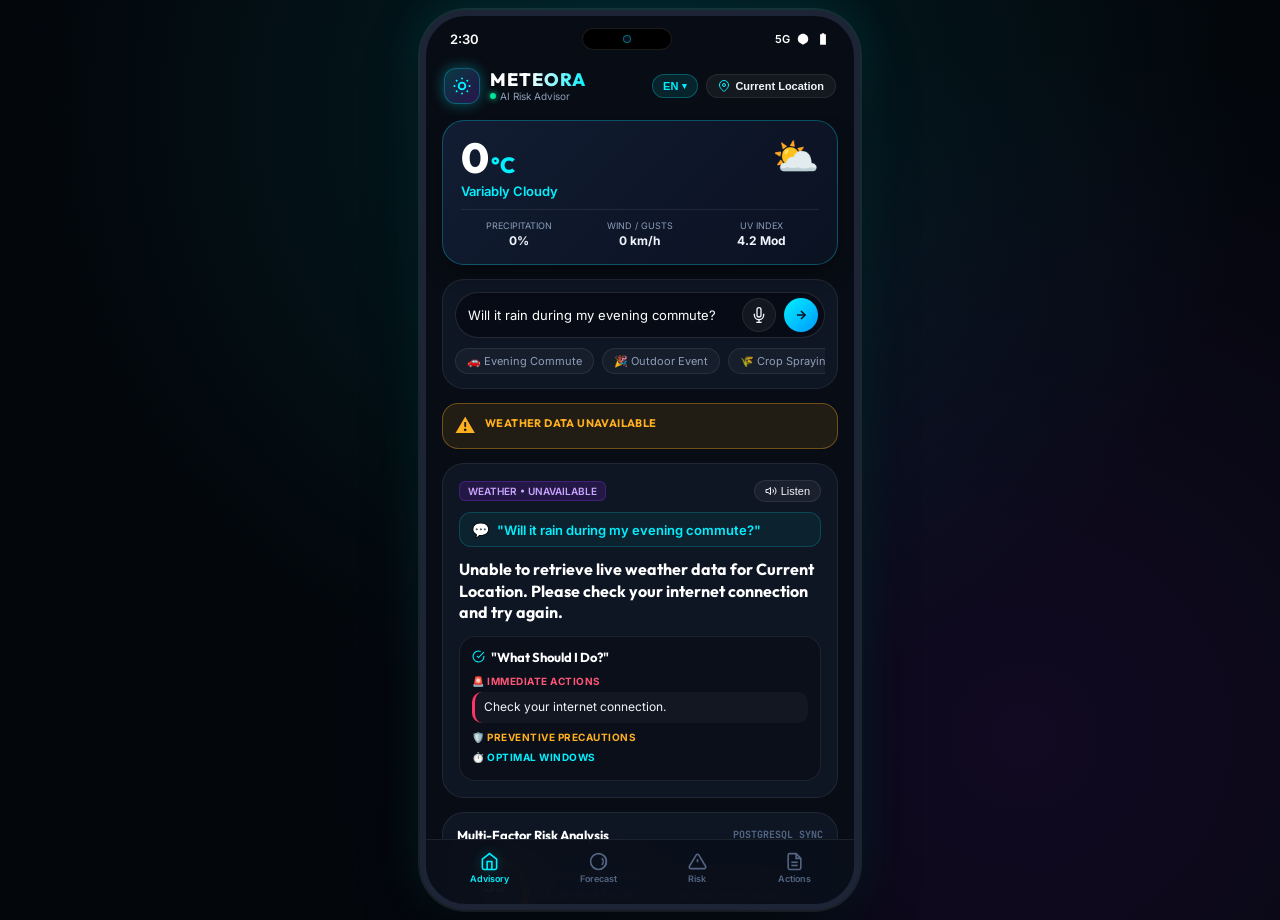
<file: mobile/index.html>
<!DOCTYPE html>
<html lang="en">
<head>
  <meta charset="UTF-8">
  <meta name="viewport" content="width=device-width, initial-scale=1.0, maximum-scale=1.0, user-scalable=no, viewport-fit=cover">
  <title>METEORA — Mobile AI Weather Advisor</title>
  <meta name="description" content="Dedicated mobile AI weather risk and advisory application with multi-language support.">
  <meta name="theme-color" content="#080c14">
  <meta name="apple-mobile-web-app-capable" content="yes">
  <meta name="apple-mobile-web-app-status-bar-style" content="black-translucent">
  <link rel="manifest" href="./manifest.json">
  <link rel="preconnect" href="https://fonts.googleapis.com">
  <link rel="preconnect" href="https://fonts.gstatic.com" crossorigin>
  <link href="https://fonts.googleapis.com/css2?family=Inter:wght@400;500;600;700&family=JetBrains+Mono:wght@400;500&family=Outfit:wght@500;600;700;800&display=swap" rel="stylesheet">
  <link rel="stylesheet" href="./css/style.css">
</head>
<body>

  <!-- Mobile Smartphone Viewport -->
  <div class="mobile-app-shell">

    <!-- Top Status Bar & Dynamic Island -->
    <div class="mobile-status-bar">
      <span id="statusClock">9:41</span>
      <div class="island-cutout">
        <div class="island-dot"></div>
      </div>
      <div class="status-indicators">
        <span style="font-size: 11px;">5G</span>
        <svg width="14" height="14" viewBox="0 0 24 24" fill="currentColor">
          <path d="M12 3c-4.97 0-9 4.03-9 9 0 2.12.74 4.07 1.97 5.61L12 22l7.03-4.39C20.26 16.07 21 14.12 21 12c0-4.97-4.03-9-9-9z"/>
        </svg>
        <svg width="14" height="14" viewBox="0 0 24 24" fill="currentColor">
          <path d="M17 4h-3V2h-4v2H7v18h10V4z"/>
        </svg>
      </div>
    </div>

    <!-- Mobile Header -->
    <header class="app-header">
      <div class="brand-wrapper">
        <div class="brand-icon">
          <svg viewBox="0 0 24 24">
            <path d="M12 2v2M12 20v2M4.93 4.93l1.41 1.41M17.66 17.66l1.41 1.41M2 12h2M20 12h2M6.34 17.66l-1.41 1.41M19.07 4.93l-1.41 1.41"/>
            <circle cx="12" cy="12" r="4"/>
          </svg>
        </div>
        <div>
          <div class="brand-name" data-i18n="appName">METEORA</div>
          <div class="brand-sub">
            <span class="status-dot"></span>
            <span data-i18n="tagline">AI Risk Advisor</span>
          </div>
        </div>
      </div>

      <div class="header-actions">
        <!-- Multi-Language Switcher Button -->
        <button class="lang-btn" id="openLangBtn" title="Change Language">
          <span id="currentLangCode">EN</span>
          <span style="font-size: 9px;">▾</span>
        </button>

        <!-- Location Pill -->
        <button class="location-pill-btn" id="openLocationBtn" title="Change Location">
          <svg width="12" height="12" viewBox="0 0 24 24" fill="none" stroke="var(--primary)" stroke-width="2">
            <path d="M21 10c0 7-9 13-9 13s-9-6-9-13a9 9 0 0 1 18 0z"></path>
            <circle cx="12" cy="10" r="3"></circle>
          </svg>
          <span class="location-title" id="locationTitle">Detecting...</span>
        </button>
      </div>
    </header>

    <!-- Scrollable Mobile App Views -->
    <main class="app-scroll-view" id="scrollView">

      <!-- Hero Weather Overview Card -->
      <section class="weather-hero-card" id="forecastSection">
        <div class="hero-main-row">
          <div>
            <div class="hero-temp-number">
              <span id="heroTemp">26</span><span class="temp-unit">°C</span>
            </div>
            <div class="hero-condition-lbl">
              <span id="heroCondition">Partly Cloudy</span>
            </div>
          </div>
          <div class="hero-icon-box" id="heroIcon">⛅</div>
        </div>

        <div class="hero-stat-grid">
          <div class="hero-stat">
            <span class="h-stat-lbl" data-i18n="rainProb">Precipitation</span>
            <span class="h-stat-val" id="statRain">70%</span>
          </div>
          <div class="hero-stat">
            <span class="h-stat-lbl" data-i18n="windGusts">Wind / Gusts</span>
            <span class="h-stat-val" id="statWind">18 km/h</span>
          </div>
          <div class="hero-stat">
            <span class="h-stat-lbl" data-i18n="uvIndex">UV Index</span>
            <span class="h-stat-val" id="statUV">4.2 Mod</span>
          </div>
        </div>
      </section>

      <!-- Voice & Text Question Input Card -->
      <section class="query-card">
        <div class="input-capsule">
          <input 
            type="text" 
            id="queryInput" 
            class="capsule-input" 
            placeholder="Ask weather question..." 
            data-i18n-placeholder="inputPlaceholder"
            value="Will it rain during my evening commute?"
          />

          <!-- Voice Mic Button (Web Speech API) -->
          <button class="voice-trigger-btn" id="voiceBtn" title="Voice Input">
            <svg width="16" height="16" viewBox="0 0 24 24" fill="none" stroke="currentColor" stroke-width="2">
              <path d="M12 1a3 3 0 0 0-3 3v8a3 3 0 0 0 6 0V4a3 3 0 0 0-3-3z"></path>
              <path d="M19 10v2a7 7 0 0 1-14 0v-2"></path>
              <line x1="12" y1="19" x2="12" y2="23"></line>
              <line x1="8" y1="23" x2="16" y2="23"></line>
            </svg>
          </button>

          <!-- Submit Button -->
          <button class="send-trigger-btn" id="sendBtn" title="Send">
            <svg width="14" height="14" viewBox="0 0 24 24" fill="none" stroke="currentColor" stroke-width="2.5">
              <line x1="5" y1="12" x2="19" y2="12"></line>
              <polyline points="12 5 19 12 12 19"></polyline>
            </svg>
          </button>
        </div>

        <!-- Voice Listening Waveform -->
        <div class="listening-bar" id="listenBar">
          <span style="font-size: 10px; font-weight: 700; color: var(--accent-red); margin-right: 6px;">LISTENING...</span>
          <div class="wave-bar"></div>
          <div class="wave-bar"></div>
          <div class="wave-bar"></div>
          <div class="wave-bar"></div>
        </div>

        <!-- Searching Weather Data Loading State Indicator -->
        <div class="search-loading-bar" id="searchLoadingBar" style="display: none; padding: 6px 12px; margin-top: 8px; border-radius: 10px; background: rgba(0, 240, 255, 0.08); border: 1px solid rgba(0, 240, 255, 0.25); font-size: 11px; color: var(--primary); font-weight: 600; align-items: center; gap: 8px;">
          <span style="font-size: 13px;">🔍</span>
          <span id="searchLoadingText">Searching for verified weather data...</span>
        </div>

        <!-- Horizontal Preset Scenario Pills -->
        <div class="scenario-scroll-row">
          <div class="s-pill" data-query="Will it rain during my evening commute?">🚗 Evening Commute</div>
          <div class="s-pill" data-query="Can I hold an outdoor wedding reception tonight?">🎉 Outdoor Event</div>
          <div class="s-pill" data-query="Is it safe to spray pesticide on crops today?">🌾 Crop Spraying</div>
          <div class="s-pill" data-query="Severe weather warning active for my area?">⚡ Storm Warning</div>
          <div class="s-pill" data-query="Is UV index safe for an afternoon run?">⚽ Sports & UV</div>
        </div>
      </section>

      <!-- IMD Warning Notification Card -->
      <section class="alert-card alert-yellow" id="alertCard">
        <div class="alert-icon-sign">⚠️</div>
        <div>
          <div class="alert-main-title" id="alertTitle">IMD YELLOW ALERT: THUNDERSTORM WARNING</div>
          <div class="alert-sub-body" id="alertText">Scattered convective precipitation with gusty surface winds expected during peak transit hours.</div>
        </div>
      </section>

      <!-- AI Advisory & "What Should I Do?" Action Matrix -->
      <section class="advisory-box" id="advisorySection">
        <div class="advisory-meta-row">
          <span class="intent-chip" id="intentBadge">Commute Safety</span>
          <button class="audio-listen-btn" id="audioBtn">
            <svg width="12" height="12" viewBox="0 0 24 24" fill="none" stroke="currentColor" stroke-width="2">
              <polygon points="11 5 6 9 2 9 2 15 6 15 11 19 11 5"></polygon>
              <path d="M19.07 4.93a10 10 0 0 1 0 14.14M15.54 8.46a5 5 0 0 1 0 7.07"></path>
            </svg>
            <span id="audioBtnText" data-i18n="listen">Listen</span>
          </button>
        </div>

        <!-- User Asked Question Display -->
        <div class="user-asked-bubble" id="userQueryBubble" style="display: flex; align-items: center; gap: 8px; margin-bottom: 12px; padding: 8px 12px; border-radius: 12px; background: rgba(0, 240, 255, 0.06); border: 1px solid rgba(0, 240, 255, 0.18); font-size: 13px; color: var(--primary); font-weight: 600;">
          <span style="font-size: 14px;">💬</span>
          <span id="userQueryText">Will it rain during my evening commute?</span>
        </div>

        <h2 class="direct-answer-text" id="directAnswer">
          Yes, expect showers during your evening commute (5:45 PM – 7:30 PM). Waterlogging likely on major arterial routes.
        </h2>

        <!-- Action Matrix -->
        <div class="matrix-container" id="actionsSection">
          <div class="matrix-header">
            <svg width="13" height="13" viewBox="0 0 24 24" fill="none" stroke="var(--primary)" stroke-width="2">
              <path d="M22 11.08V12a10 10 0 1 1-5.93-9.14"></path>
              <polyline points="22 4 12 14.01 9 11.01"></polyline>
            </svg>
            <span data-i18n="whatShouldIDo">"What Should I Do?"</span>
          </div>

          <!-- Immediate -->
          <div>
            <div class="group-title gt-imm" data-i18n="immediateActions">🚨 Immediate Actions</div>
            <div id="immList">
              <div class="action-row imm">🚗 Depart before 16:45 or after 19:45 to avoid peak downpour.</div>
              <div class="action-row imm">🌂 Carry a sturdy windproof umbrella.</div>
            </div>
          </div>

          <!-- Preventive -->
          <div style="margin-top: 8px;">
            <div class="group-title gt-prev" data-i18n="preventiveActions">🛡️ Preventive Precautions</div>
            <div id="prevList">
              <div class="action-row prev">🔋 Keep phone charged in case of heavy traffic gridlock.</div>
              <div class="action-row prev">🗺️ Avoid low-elevation underpass bottlenecks.</div>
            </div>
          </div>

          <!-- Best Windows -->
          <div style="margin-top: 8px;">
            <div class="group-title gt-win" data-i18n="optimalWindows">⏱️ Optimal Windows</div>
            <div id="winList">
              <div class="action-row win">☀️ Safest travel window: Current time until 16:45.</div>
            </div>
          </div>
        </div>
      </section>

      <!-- Risk Score Analysis Card -->
      <section class="risk-box" id="riskSection">
        <div class="box-title">
          <span data-i18n="riskAnalysis">Multi-Factor Risk Analysis</span>
          <span style="font-family: var(--font-mono); font-size: 10px; color: var(--text-dim);">POSTGRESQL SYNC</span>
        </div>

        <div class="risk-row-visual">
          <div class="gauge-sm">
            <svg class="gauge-svg-circle" viewBox="0 0 90 90">
              <circle class="gauge-track" cx="45" cy="45" r="37"></circle>
              <circle id="riskBarCircle" class="gauge-bar" cx="45" cy="45" r="37"></circle>
            </svg>
            <div class="gauge-inner-content">
              <div class="gauge-number" id="riskDigit">58</div>
              <div style="font-size: 9px; color: var(--text-dim);">/100</div>
            </div>
          </div>

          <div>
            <div class="risk-tag moderate" id="riskBadge">MODERATE RISK</div>
            <p class="risk-tag-text">
              Commute friction and localized water hazards expected. High traffic delay impact.
            </p>
          </div>
        </div>
      </section>

      <!-- Hourly Forecast Swiper Strip -->
      <section class="hourly-box">
        <div class="box-title">
          <span data-i18n="hourlyOutlook">Next 8 Hours Outlook</span>
          <span style="font-size: 10px; color: var(--primary);">Open-Meteo Sync</span>
        </div>

        <div class="hourly-swiper" id="hourlySwiper">
          <!-- Dynamically populated -->
        </div>
      </section>

      <!-- Smart Follow-up Inquiries -->
      <section class="followups-box">
        <div class="f-title">
          <svg width="12" height="12" viewBox="0 0 24 24" fill="none" stroke="currentColor" stroke-width="2">
            <circle cx="12" cy="12" r="10"></circle>
            <path d="M9.09 9a3 3 0 0 1 5.83 1c0 2-3 3-3 3"></path>
            <line x1="12" y1="17" x2="12.01" y2="17"></line>
          </svg>
          <span data-i18n="followUpTitle">Smart Follow-up Inquiries:</span>
        </div>
        <div id="followUpsList">
          <!-- Dynamically populated -->
        </div>
      </section>

    </main>

    <!-- Mobile Bottom Navigation Bar -->
    <nav class="app-bottom-bar">
      <div class="b-tab active" data-target="advisorySection">
        <svg viewBox="0 0 24 24"><path d="M3 9l9-7 9 7v11a2 2 0 0 1-2 2H5a2 2 0 0 1-2-2z"/><polyline points="9 22 9 12 15 12 15 22"/></svg>
        <span data-i18n="tabAdvisory">Advisory</span>
      </div>
      <div class="b-tab" data-target="forecastSection">
        <svg viewBox="0 0 24 24"><circle cx="12" cy="12" r="10"/><path d="M16.2 7.8c2.3 2.3 2.3 6.1 0 8.5"/><path d="M19.1 4.9c3.9 3.9 3.9 10.2 0 14.1"/></svg>
        <span data-i18n="tabForecast">Forecast</span>
      </div>
      <div class="b-tab" data-target="riskSection">
        <svg viewBox="0 0 24 24"><path d="M10.29 3.86L1.82 18a2 2 0 0 0 1.71 3h16.94a2 2 0 0 0 1.71-3L13.71 3.86a2 2 0 0 0-3.42 0z"/><line x1="12" y1="9" x2="12" y2="13"/><line x1="12" y1="17" x2="12.01" y2="17"/></svg>
        <span data-i18n="tabRisk">Risk</span>
      </div>
      <div class="b-tab" data-target="actionsSection">
        <svg viewBox="0 0 24 24"><path d="M14 2H6a2 2 0 0 0-2 2v16a2 2 0 0 0 2 2h12a2 2 0 0 0 2-2V8z"/><polyline points="14 2 14 8 20 8"/><line x1="16" y1="13" x2="8" y2="13"/><line x1="16" y1="17" x2="8" y2="17"/></svg>
        <span data-i18n="tabActions">Actions</span>
      </div>
    </nav>

    <!-- Location Bottom Sheet Modal -->
    <div class="sheet-overlay" id="locationSheet">
      <div class="sheet-modal">
        <div class="sheet-pull-bar"></div>
        <div class="sheet-header-line">
          <span class="sheet-heading" data-i18n="chooseLocation">Choose Location / GPS</span>
          <button class="sheet-close-icon" id="closeLocationBtn">&times;</button>
        </div>

        <input 
          type="text" 
          id="cityInput" 
          class="sheet-search-input" 
          placeholder="Search city (e.g. Mumbai, Tokyo, London)..."
        />

        <button id="gpsBtn" class="sheet-action-gps">
          <svg width="14" height="14" viewBox="0 0 24 24" fill="none" stroke="currentColor" stroke-width="2">
            <polygon points="3 11 22 2 13 21 11 13 3 11"></polygon>
          </svg>
          <span data-i18n="autoGps">Auto-Detect My GPS Coordinates</span>
        </button>

        <div style="font-size: 11px; color: var(--text-muted); margin-bottom: 8px; font-weight: 600;" data-i18n="popularCities">
          POPULAR CITIES:
        </div>
        <div class="sheet-grid-2col">
          <div class="sheet-choice-btn" data-lat="12.9716" data-lon="77.5946" data-name="Bengaluru, IN">Bengaluru</div>
          <div class="sheet-choice-btn" data-lat="19.0760" data-lon="72.8777" data-name="Mumbai, IN">Mumbai</div>
          <div class="sheet-choice-btn" data-lat="28.6139" data-lon="77.2090" data-name="New Delhi, IN">New Delhi</div>
          <div class="sheet-choice-btn" data-lat="13.0827" data-lon="80.2707" data-name="Chennai, IN">Chennai</div>
          <div class="sheet-choice-btn" data-lat="22.5726" data-lon="88.3639" data-name="Kolkata, IN">Kolkata</div>
          <div class="sheet-choice-btn" data-lat="17.3850" data-lon="78.4867" data-name="Hyderabad, IN">Hyderabad</div>
          <div class="sheet-choice-btn" data-lat="40.7128" data-lon="-74.0060" data-name="New York, US">New York</div>
          <div class="sheet-choice-btn" data-lat="51.5074" data-lon="-0.1278" data-name="London, UK">London</div>
          <div class="sheet-choice-btn" data-lat="35.6762" data-lon="139.6503" data-name="Tokyo, JP">Tokyo</div>
          <div class="sheet-choice-btn" data-lat="1.3521" data-lon="103.8198" data-name="Singapore, SG">Singapore</div>
        </div>
      </div>
    </div>

    <!-- Multi-Language Bottom Sheet Modal -->
    <div class="sheet-overlay" id="languageSheet">
      <div class="sheet-modal">
        <div class="sheet-pull-bar"></div>
        <div class="sheet-header-line">
          <span class="sheet-heading" data-i18n="changeLanguage">Select Language</span>
          <button class="sheet-close-icon" id="closeLangBtn">&times;</button>
        </div>

        <div class="sheet-grid-2col" id="langGrid">
          <div class="sheet-choice-btn" data-lang="en">English (English)</div>
          <div class="sheet-choice-btn" data-lang="hi">हिन्दी (Hindi)</div>
          <div class="sheet-choice-btn" data-lang="ta">தமிழ் (Tamil)</div>
          <div class="sheet-choice-btn" data-lang="te">తెలుగు (Telugu)</div>
          <div class="sheet-choice-btn" data-lang="kn">ಕನ್ನಡ (Kannada)</div>
          <div class="sheet-choice-btn" data-lang="bn">বাংলা (Bengali)</div>
          <div class="sheet-choice-btn" data-lang="es">Español (Spanish)</div>
        </div>
      </div>
    </div>

  </div>

  <!-- Scripts: Modular Architecture -->
  <script src="./js/i18n.js"></script>
  <script src="./js/api.js"></script>
  <script src="./js/app.js"></script>
</body>
</html>
</file>
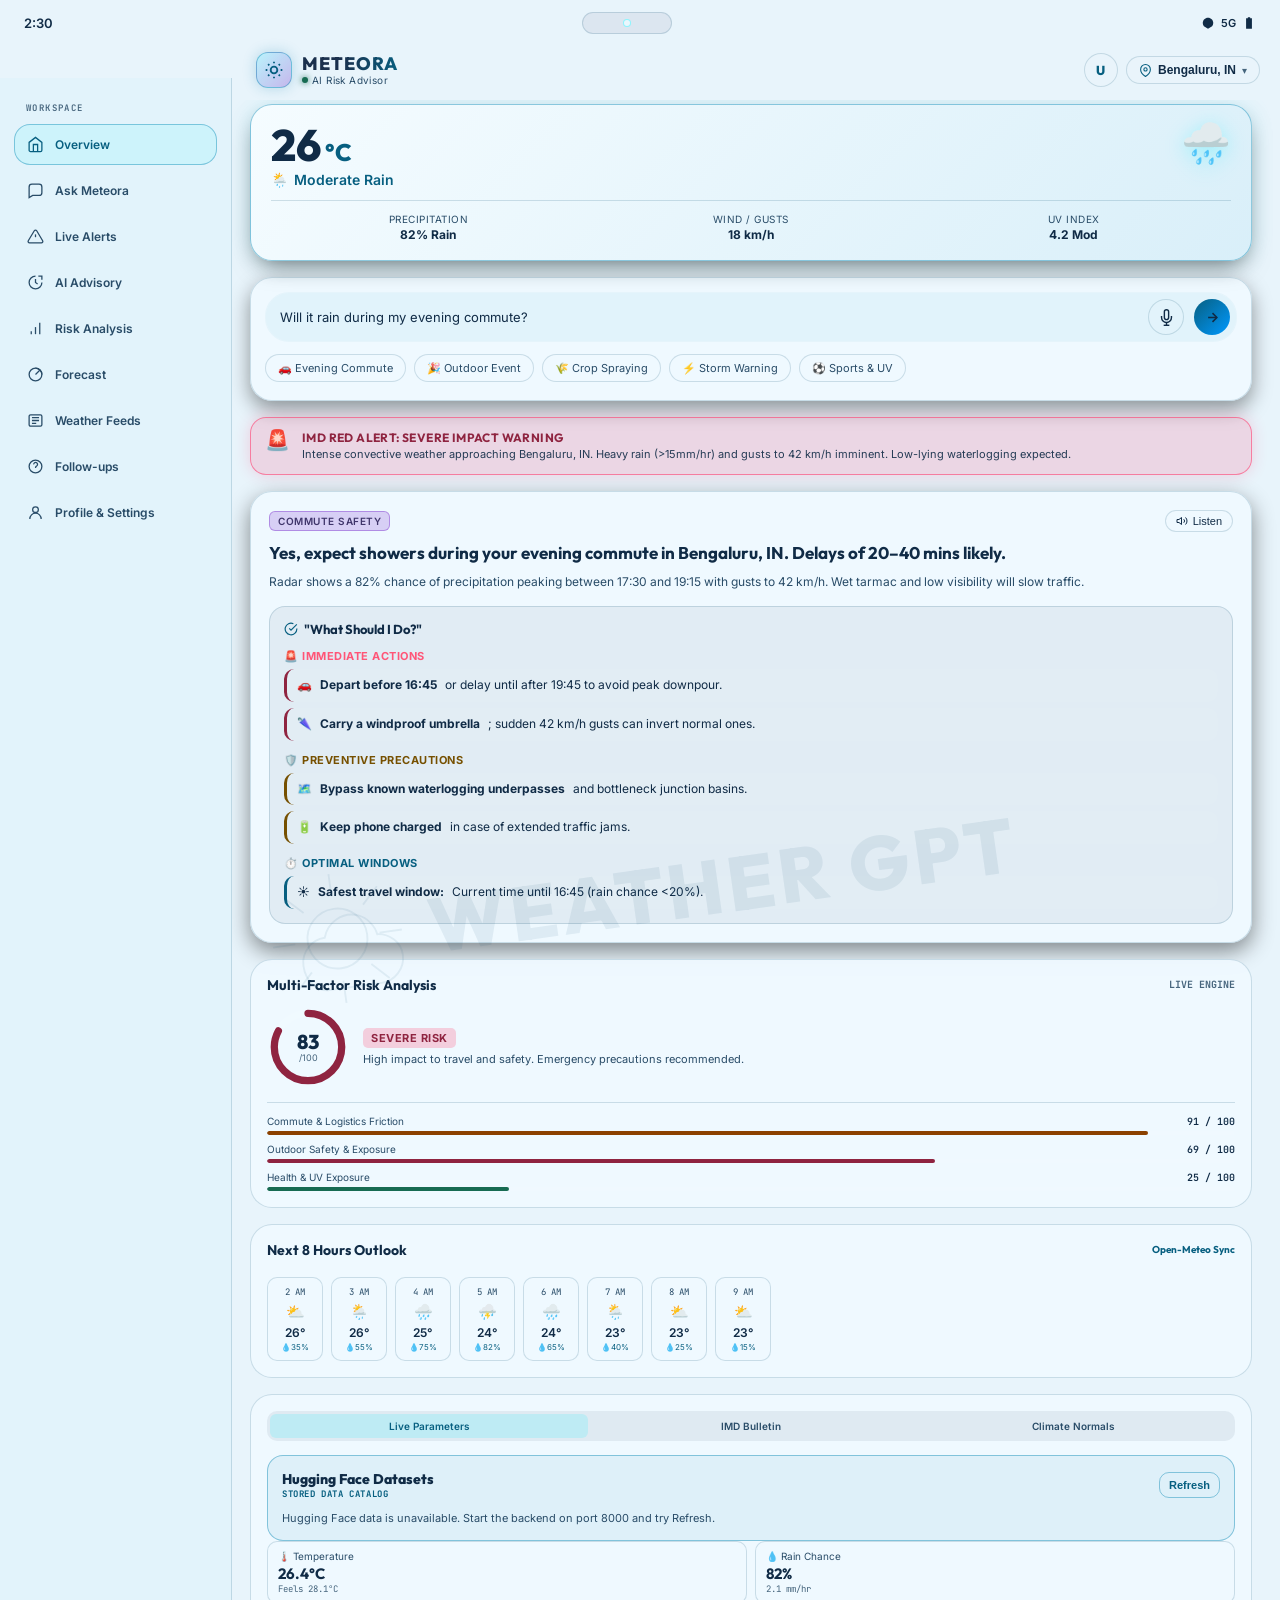
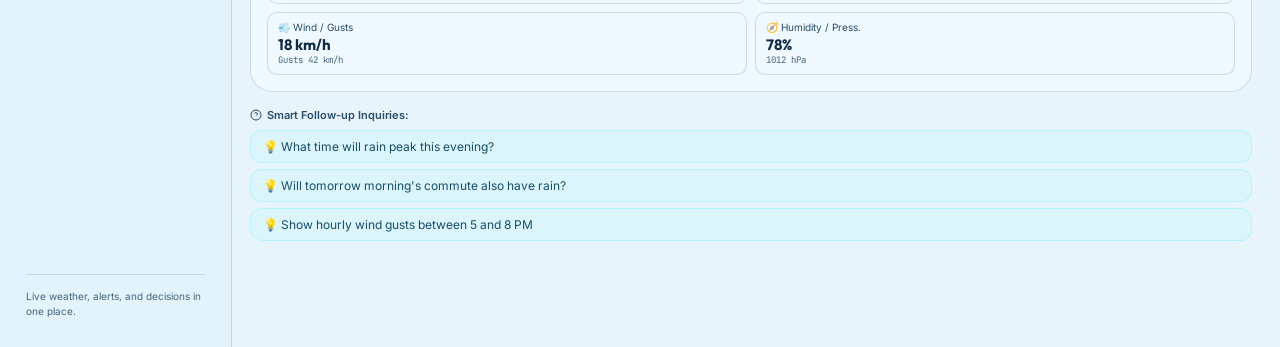
<file: meteora.html>
<!DOCTYPE html>
<html lang="en">
<head>
  <meta charset="UTF-8">
  <meta name="viewport" content="width=device-width, initial-scale=1.0, maximum-scale=1.0, user-scalable=no, viewport-fit=cover">
  <title>METEORA — AI Weather & Risk Advisory Mobile App</title>
  <meta name="description" content="Mobile AI weather intelligence app combining live Open-Meteo APIs, IMD warnings, climate baselines, and personalized actionable risk advisory.">
  <meta name="theme-color" content="#f4f7fb">
  <meta name="apple-mobile-web-app-capable" content="yes">
  <meta name="apple-mobile-web-app-status-bar-style" content="black-translucent">
  <link rel="preconnect" href="https://fonts.googleapis.com">
  <link rel="preconnect" href="https://fonts.gstatic.com" crossorigin>
  <link href="https://fonts.googleapis.com/css2?family=Inter:wght@300;400;500;600;700&family=JetBrains+Mono:wght@400;500;600&family=Outfit:wght@400;500;600;700;800&display=swap" rel="stylesheet">
  <style>
    :root {
      --bg-dark: #e8f4fb;
      --bg-card: rgba(239, 249, 255, 0.92);
      --bg-card-hover: #f5fcff;
      --border-subtle: rgba(23, 91, 125, 0.18);
      --border-accent: rgba(0, 132, 177, 0.42);
      --primary: #075f80;
      --primary-glow: rgba(0, 126, 168, 0.24);
      --accent-green: #176b52;
      --accent-yellow: #765000;
      --accent-orange: #8b4100;
      --accent-red: #8f2440;
      --text-main: #102b46;
      --text-muted: #294c68;
      --text-dim: #46657d;
      --font-display: 'Outfit', -apple-system, BlinkMacSystemFont, sans-serif;
      --font-body: 'Inter', -apple-system, BlinkMacSystemFont, sans-serif;
      --font-mono: 'JetBrains Mono', monospace;
      --radius-sm: 10px;
      --radius-md: 16px;
      --radius-lg: 22px;
      --radius-xl: 30px;
      --app-width: 440px;
    }

    * {
      box-sizing: border-box;
      margin: 0;
      padding: 0;
      -webkit-tap-highlight-color: transparent;
    }

    body {
      background-color: #dceef8;
      background-image: 
        radial-gradient(circle at 50% 15%, rgba(0, 169, 211, 0.2) 0%, transparent 60%),
        radial-gradient(circle at 80% 80%, rgba(99, 178, 220, 0.18) 0%, transparent 55%);
      color: var(--text-main);
      font-family: var(--font-body);
      min-height: 100vh;
      display: block;
      overflow-x: hidden;
      padding: 0;
    }

    @media (max-width: 480px) {
      body {
        padding: 0;
        background: var(--bg-dark);
      }
    }

    /* Full-page app layout */
    .mobile-shell {
      width: 100%;
      max-width: none;
      min-height: 100vh;
      height: auto;
      max-height: none;
      background: var(--bg-dark);
      border-radius: 0;
      border: none;
      box-shadow: none;
      display: flex;
      flex-direction: column;
      position: relative;
      overflow: hidden;
    }

    .weather-gpt-watermark {
      position: absolute;
      top: 46%;
      left: 50%;
      z-index: 0;
      display: flex;
      align-items: center;
      gap: 18px;
      transform: translate(-50%, -50%) rotate(-8deg);
      color: rgba(16, 76, 110, 0.08);
      pointer-events: none;
      user-select: none;
      white-space: nowrap;
    }

    .weather-gpt-watermark svg {
      width: 150px;
      height: 150px;
      fill: none;
      stroke: currentColor;
      stroke-width: 1.5;
    }

    .weather-gpt-watermark span {
      font-family: var(--font-display);
      font-size: clamp(34px, 6vw, 76px);
      font-weight: 800;
      letter-spacing: 4px;
    }

    @media (max-width: 480px) {
      .mobile-shell {
        max-width: 100%;
        min-height: 100vh;
        height: 100vh;
        max-height: 100vh;
        border-radius: 0;
        border: none;
        box-shadow: none;
      }
    }

    /* Top Dynamic Island / Phone Speaker Bar */
    .mobile-notch-area {
      display: flex;
      justify-content: space-between;
      align-items: center;
      padding: 12px 24px 8px;
      font-size: 13px;
      font-weight: 600;
      color: var(--text-main);
      z-index: 10;
      background: transparent;
      user-select: none;
    }

    .island-pill {
      width: 90px;
      height: 22px;
      background: #dce6f0;
      border-radius: 14px;
      border: 1px solid var(--border-subtle);
      display: flex;
      align-items: center;
      justify-content: center;
      gap: 6px;
    }

    .island-sensor {
      width: 8px;
      height: 8px;
      background: #eaf7fd;
      border-radius: 50%;
      border: 1px solid rgba(0, 240, 255, 0.4);
    }

    .status-bar-icons {
      display: flex;
      align-items: center;
      gap: 6px;
    }

    /* Mobile App Top Navigation Bar */
    .mobile-app-header {
      display: flex;
      justify-content: space-between;
      align-items: center;
      padding: 10px 20px 12px;
      z-index: 9;
    }

    .brand-group {
      display: flex;
      align-items: center;
      gap: 10px;
    }

    .brand-logo-badge {
      width: 36px;
      height: 36px;
      border-radius: 12px;
      background: linear-gradient(135deg, rgba(0, 240, 255, 0.2), rgba(121, 40, 202, 0.3));
      border: 1px solid var(--border-accent);
      display: flex;
      align-items: center;
      justify-content: center;
      box-shadow: 0 0 14px var(--primary-glow);
    }

    .brand-logo-badge svg {
      width: 20px;
      height: 20px;
      stroke: var(--primary);
      fill: none;
      stroke-width: 2.2;
    }

    .brand-text-title {
      font-family: var(--font-display);
      font-size: 18px;
      font-weight: 800;
      letter-spacing: 1px;
      background: linear-gradient(100deg, #1b304d 40%, var(--primary) 100%);
      background-clip: text;
      -webkit-background-clip: text;
      -webkit-text-fill-color: transparent;
      line-height: 1.1;
    }

    .brand-subtitle {
      font-size: 10px;
      color: var(--text-muted);
      letter-spacing: 0.4px;
      display: flex;
      align-items: center;
      gap: 4px;
    }

    .status-dot-active {
      width: 6px;
      height: 6px;
      border-radius: 50%;
      background: var(--accent-green);
      box-shadow: 0 0 6px var(--accent-green);
    }

    /* Location Pill (Tap to change) */
    .mobile-location-btn {
      display: flex;
      align-items: center;
      gap: 6px;
      background: rgba(255, 255, 255, 0.05);
      border: 1px solid var(--border-subtle);
      border-radius: 20px;
      padding: 6px 12px;
      cursor: pointer;
      transition: all 0.2s ease;
    }

    .mobile-location-btn:active {
      transform: scale(0.96);
      background: rgba(0, 240, 255, 0.12);
      border-color: var(--primary);
    }

    .mobile-location-text {
      font-size: 12px;
      font-weight: 600;
      color: var(--text-main);
      max-width: 110px;
      white-space: nowrap;
      overflow: hidden;
      text-overflow: ellipsis;
    }

    /* Scrollable Mobile Content Body */
    .mobile-scroll-body {
      flex: 1;
      overflow-y: auto;
      overflow-x: hidden;
      padding: 4px 18px 90px;
      scroll-behavior: smooth;
      -webkit-overflow-scrolling: touch;
    }

    .mobile-scroll-body::-webkit-scrollbar {
      display: none;
    }

    /* Hero Weather Overview Card */
    .hero-weather-card {
      background: linear-gradient(135deg, #f5fcff 0%, #d9eff9 100%);
      border: 1px solid var(--border-accent);
      border-radius: var(--radius-lg);
      padding: 18px 20px;
      margin-bottom: 16px;
      position: relative;
      overflow: hidden;
      box-shadow: 0 10px 25px -8px rgba(0, 0, 0, 0.6), 0 0 25px rgba(0, 240, 255, 0.1);
    }

    .hero-weather-card::after {
      content: '';
      position: absolute;
      top: -40%;
      right: -20%;
      width: 200px;
      height: 200px;
      background: radial-gradient(circle, rgba(0, 240, 255, 0.15) 0%, transparent 70%);
      pointer-events: none;
    }

    .hero-weather-top {
      display: flex;
      justify-content: space-between;
      align-items: flex-start;
      margin-bottom: 12px;
    }

    .hero-temp-large {
      font-family: var(--font-display);
      font-size: 44px;
      font-weight: 800;
      line-height: 1;
      color: var(--text-main);
      display: flex;
      align-items: baseline;
      gap: 4px;
    }

    .hero-temp-degree {
      font-size: 24px;
      color: var(--primary);
    }

    .hero-weather-condition {
      font-size: 14px;
      font-weight: 600;
      color: var(--primary);
      margin-top: 4px;
      display: flex;
      align-items: center;
      gap: 6px;
    }

    .hero-weather-icon-box {
      font-size: 40px;
      line-height: 1;
      filter: drop-shadow(0 4px 10px rgba(0, 240, 255, 0.3));
    }

    .hero-quick-stats {
      display: grid;
      grid-template-columns: repeat(3, 1fr);
      gap: 8px;
      border-top: 1px solid var(--border-subtle);
      padding-top: 12px;
      margin-top: 4px;
    }

    .quick-stat-item {
      display: flex;
      flex-direction: column;
      align-items: center;
      text-align: center;
    }

    .stat-label {
      font-size: 10px;
      color: var(--text-muted);
      text-transform: uppercase;
      letter-spacing: 0.5px;
    }

    .stat-val {
      font-size: 12px;
      font-weight: 700;
      color: var(--text-main);
      margin-top: 2px;
    }

    /* Mobile Query & Voice Input Bar */
    .mobile-query-card {
      background: var(--bg-card);
      border: 1px solid var(--border-subtle);
      border-radius: var(--radius-lg);
      padding: 14px;
      margin-bottom: 16px;
      box-shadow: 0 8px 20px rgba(0, 0, 0, 0.4);
    }

    .mobile-input-row {
      display: flex;
      align-items: center;
      gap: 10px;
      background: rgba(225, 243, 251, 0.94);
      border: 1px solid rgba(255, 255, 255, 0.12);
      border-radius: 24px;
      padding: 6px 6px 6px 14px;
      transition: all 0.25s ease;
    }

    .mobile-input-row:focus-within {
      border-color: var(--primary);
      box-shadow: 0 0 16px var(--primary-glow);
    }

    .mobile-text-input {
      flex: 1;
      background: transparent;
      border: none;
      outline: none;
      color: var(--text-main);
      font-size: 13px;
      font-family: var(--font-body);
    }

    .mobile-text-input::placeholder {
      color: var(--text-dim);
    }

    .mobile-voice-btn {
      width: 36px;
      height: 36px;
      border-radius: 50%;
      background: rgba(255, 255, 255, 0.05);
      border: 1px solid var(--border-subtle);
      color: var(--text-main);
      display: flex;
      align-items: center;
      justify-content: center;
      cursor: pointer;
      transition: all 0.2s ease;
      flex-shrink: 0;
    }

    .mobile-voice-btn:active {
      transform: scale(0.92);
    }

    .mobile-voice-btn.recording {
      background: rgba(255, 51, 102, 0.2);
      border-color: var(--accent-red);
      color: var(--accent-red);
      animation: record-pulse 1.2s infinite;
    }

    @keyframes record-pulse {
      0% { box-shadow: 0 0 0 0 rgba(255, 51, 102, 0.7); }
      70% { box-shadow: 0 0 0 12px rgba(255, 51, 102, 0); }
      100% { box-shadow: 0 0 0 0 rgba(255, 51, 102, 0); }
    }

    .mobile-send-btn {
      width: 36px;
      height: 36px;
      border-radius: 50%;
      background: linear-gradient(135deg, var(--primary) 0%, #0099ff 100%);
      border: none;
      color: var(--text-main);
      display: flex;
      align-items: center;
      justify-content: center;
      cursor: pointer;
      flex-shrink: 0;
      transition: all 0.2s ease;
    }

    .mobile-send-btn:active {
      transform: scale(0.92);
    }

    /* Listening Waveform Bar */
    .mobile-listening-wave {
      display: none;
      align-items: center;
      justify-content: center;
      gap: 4px;
      margin-top: 10px;
      padding: 6px 12px;
      background: rgba(255, 51, 102, 0.1);
      border-radius: var(--radius-sm);
      border: 1px dashed rgba(255, 51, 102, 0.3);
    }

    .mobile-listening-wave.active {
      display: flex;
    }

    .wave-line {
      width: 3px;
      height: 14px;
      background: var(--accent-red);
      border-radius: 2px;
      animation: wave-bounce 0.7s infinite alternate ease-in-out;
    }

    .wave-line:nth-child(2) { animation-delay: 0.15s; height: 20px; }
    .wave-line:nth-child(3) { animation-delay: 0.3s; height: 16px; }
    .wave-line:nth-child(4) { animation-delay: 0.45s; height: 22px; }

    @keyframes wave-bounce {
      0% { transform: scaleY(0.4); }
      100% { transform: scaleY(1.3); }
    }

    /* Horizontal Preset Scenario Pills */
    .horizontal-preset-pills {
      display: flex;
      gap: 8px;
      overflow-x: auto;
      margin-top: 12px;
      padding-bottom: 4px;
      -webkit-overflow-scrolling: touch;
    }

    .horizontal-preset-pills::-webkit-scrollbar {
      display: none;
    }

    .scenario-pill {
      flex: 0 0 auto;
      background: rgba(255, 255, 255, 0.04);
      border: 1px solid var(--border-subtle);
      border-radius: 18px;
      padding: 6px 12px;
      font-size: 11px;
      color: var(--text-muted);
      cursor: pointer;
      white-space: nowrap;
      transition: all 0.2s ease;
    }

    .scenario-pill:active {
      transform: scale(0.94);
      background: rgba(0, 240, 255, 0.15);
      border-color: var(--primary);
      color: var(--text-main);
    }

    /* IMD Warning Alert Banner */
    .mobile-alert-card {
      display: flex;
      align-items: flex-start;
      gap: 12px;
      padding: 12px 14px;
      border-radius: var(--radius-md);
      margin-bottom: 16px;
      border: 1px solid transparent;
      transition: all 0.3s ease;
    }

    .mobile-alert-card.alert-green {
      background: rgba(0, 230, 153, 0.08);
      border-color: rgba(0, 230, 153, 0.3);
      color: var(--accent-green);
    }

    .mobile-alert-card.alert-yellow {
      background: rgba(255, 176, 32, 0.1);
      border-color: rgba(255, 176, 32, 0.35);
      color: var(--accent-yellow);
    }

    .mobile-alert-card.alert-orange {
      background: rgba(255, 119, 0, 0.12);
      border-color: rgba(255, 119, 0, 0.45);
      color: var(--accent-orange);
    }

    .mobile-alert-card.alert-red {
      background: rgba(255, 51, 102, 0.15);
      border-color: rgba(255, 51, 102, 0.55);
      color: var(--accent-red);
      box-shadow: 0 0 16px rgba(255, 51, 102, 0.2);
    }

    .alert-symbol {
      font-size: 20px;
      line-height: 1;
      flex-shrink: 0;
    }

    .alert-headline {
      font-family: var(--font-display);
      font-weight: 700;
      font-size: 12px;
      text-transform: uppercase;
      letter-spacing: 0.4px;
      margin-bottom: 2px;
    }

    .alert-desc {
      font-size: 11px;
      color: var(--text-main);
      opacity: 0.9;
      line-height: 1.4;
    }

    /* Core AI Advisory Answer Card */
    .mobile-advisory-card {
      background: var(--bg-card);
      border: 1px solid var(--border-subtle);
      border-radius: var(--radius-lg);
      padding: 18px;
      margin-bottom: 16px;
      box-shadow: 0 8px 22px rgba(0, 0, 0, 0.45);
    }

    .advisory-header-row {
      display: flex;
      justify-content: space-between;
      align-items: center;
      margin-bottom: 10px;
      flex-wrap: wrap;
      gap: 6px;
    }

    .domain-tag {
      background: rgba(121, 40, 202, 0.2);
      border: 1px solid rgba(121, 40, 202, 0.4);
      color: #3f356b;
      padding: 3px 8px;
      border-radius: 6px;
      font-size: 10px;
      font-weight: 600;
      text-transform: uppercase;
      letter-spacing: 0.5px;
    }

    .mobile-tts-btn {
      display: flex;
      align-items: center;
      gap: 5px;
      background: rgba(255, 255, 255, 0.05);
      border: 1px solid var(--border-subtle);
      border-radius: 14px;
      padding: 4px 10px;
      font-size: 11px;
      color: var(--text-main);
      cursor: pointer;
    }

    .mobile-tts-btn:active {
      transform: scale(0.95);
      background: rgba(0, 240, 255, 0.12);
      border-color: var(--primary);
    }

    .mobile-tts-btn.playing {
      background: rgba(0, 230, 153, 0.2);
      border-color: var(--accent-green);
      color: var(--accent-green);
    }

    .advisory-direct-text {
      font-family: var(--font-display);
      font-size: 17px;
      font-weight: 700;
      line-height: 1.35;
      color: var(--text-main);
      margin-bottom: 8px;
    }

    .advisory-explanation-text {
      font-size: 12px;
      color: var(--text-muted);
      line-height: 1.55;
    }

    /* "What Should I Do?" Action Matrix */
    .mobile-action-matrix {
      background: rgba(24, 43, 72, 0.06);
      border: 1px solid var(--border-subtle);
      border-radius: var(--radius-md);
      padding: 14px;
      margin-top: 14px;
    }

    .action-matrix-title {
      font-family: var(--font-display);
      font-size: 13px;
      font-weight: 700;
      color: var(--text-main);
      display: flex;
      align-items: center;
      gap: 6px;
      margin-bottom: 12px;
    }

    .action-group {
      margin-bottom: 12px;
    }

    .action-group:last-child {
      margin-bottom: 0;
    }

    .action-group-label {
      font-size: 11px;
      font-weight: 700;
      text-transform: uppercase;
      letter-spacing: 0.5px;
      margin-bottom: 6px;
      display: flex;
      align-items: center;
      gap: 4px;
    }

    .lbl-immediate { color: #ff5577; }
    .lbl-preventive { color: var(--accent-yellow); }
    .lbl-windows { color: var(--primary); }

    .action-row-item {
      display: flex;
      align-items: flex-start;
      gap: 8px;
      background: rgba(255, 255, 255, 0.03);
      padding: 8px 10px;
      border-radius: var(--radius-sm);
      border-left: 3px solid var(--primary);
      font-size: 12px;
      color: var(--text-main);
      margin-bottom: 6px;
      line-height: 1.4;
    }

    .action-row-item:last-child { margin-bottom: 0; }
    .action-row-item.imm { border-left-color: var(--accent-red); }
    .action-row-item.prev { border-left-color: var(--accent-yellow); }
    .action-row-item.win { border-left-color: var(--primary); }

    /* Risk Score Gauge & Multi-Factor Section */
    .mobile-risk-section {
      background: var(--bg-card);
      border: 1px solid var(--border-subtle);
      border-radius: var(--radius-lg);
      padding: 16px;
      margin-bottom: 16px;
    }

    .section-headline {
      font-family: var(--font-display);
      font-size: 14px;
      font-weight: 700;
      color: var(--text-main);
      display: flex;
      justify-content: space-between;
      align-items: center;
      margin-bottom: 12px;
    }

    .risk-visual-compact {
      display: flex;
      align-items: center;
      gap: 14px;
      margin-bottom: 14px;
    }

    .gauge-wrapper-sm {
      position: relative;
      width: 82px;
      height: 82px;
      flex-shrink: 0;
    }

    .gauge-svg-sm {
      width: 100%;
      height: 100%;
      transform: rotate(-90deg);
    }

    .gauge-bg-sm {
      fill: none;
      stroke: rgba(255, 255, 255, 0.08);
      stroke-width: 8;
    }

    .gauge-fill-sm {
      fill: none;
      stroke: var(--accent-yellow);
      stroke-width: 8;
      stroke-linecap: round;
      stroke-dasharray: 232;
      stroke-dashoffset: 110;
      transition: stroke-dashoffset 1s ease, stroke 0.5s ease;
    }

    .gauge-inner-val {
      position: absolute;
      top: 50%;
      left: 50%;
      transform: translate(-50%, -50%);
      text-align: center;
    }

    .gauge-digit {
      font-family: var(--font-display);
      font-size: 20px;
      font-weight: 800;
      color: var(--text-main);
      line-height: 1;
    }

    .gauge-denom {
      font-size: 9px;
      color: var(--text-dim);
    }

    .risk-tag-badge {
      display: inline-block;
      padding: 3px 8px;
      border-radius: 5px;
      font-size: 11px;
      font-weight: 700;
      letter-spacing: 0.5px;
      margin-bottom: 4px;
    }

    .risk-tag-badge.low { background: rgba(0, 230, 153, 0.15); color: var(--accent-green); }
    .risk-tag-badge.moderate { background: rgba(255, 176, 32, 0.18); color: var(--accent-yellow); }
    .risk-tag-badge.high { background: rgba(255, 119, 0, 0.2); color: var(--accent-orange); }
    .risk-tag-badge.severe { background: rgba(255, 51, 102, 0.22); color: var(--accent-red); }

    .risk-brief-summary {
      font-size: 11px;
      color: var(--text-muted);
      line-height: 1.4;
    }

    /* Mini Risk Dimension Bars */
    .dimension-bars-list {
      display: flex;
      flex-direction: column;
      gap: 8px;
      border-top: 1px solid var(--border-subtle);
      padding-top: 12px;
    }

    .dim-row {
      display: flex;
      flex-direction: column;
      gap: 3px;
    }

    .dim-labels {
      display: flex;
      justify-content: space-between;
      font-size: 10px;
    }

    .dim-name { color: var(--text-muted); }
    .dim-val { font-family: var(--font-mono); color: var(--text-main); font-weight: 600; }

    .dim-track {
      height: 4px;
      background: rgba(255, 255, 255, 0.06);
      border-radius: 2px;
      overflow: hidden;
    }

    .dim-bar-fill {
      height: 100%;
      border-radius: 2px;
      transition: width 0.8s ease;
    }

    /* Hourly Forecast Swiper */
    .hourly-strip-card {
      background: var(--bg-card);
      border: 1px solid var(--border-subtle);
      border-radius: var(--radius-lg);
      padding: 16px;
      margin-bottom: 16px;
    }

    .mobile-hourly-scroll {
      display: flex;
      gap: 8px;
      overflow-x: auto;
      padding-top: 6px;
      -webkit-overflow-scrolling: touch;
    }

    .mobile-hourly-scroll::-webkit-scrollbar {
      display: none;
    }

    .m-hourly-item {
      flex: 0 0 56px;
      display: flex;
      flex-direction: column;
      align-items: center;
      padding: 8px 4px;
      background: rgba(255, 255, 255, 0.02);
      border: 1px solid var(--border-subtle);
      border-radius: var(--radius-sm);
      text-align: center;
    }

    .m-hourly-time {
      font-size: 9px;
      color: var(--text-muted);
      font-family: var(--font-mono);
    }

    .m-hourly-icon {
      font-size: 15px;
      margin: 4px 0;
    }

    .m-hourly-temp {
      font-size: 12px;
      font-weight: 600;
      color: var(--text-main);
    }

    .m-hourly-rain {
      font-size: 8px;
      color: var(--primary);
      margin-top: 2px;
    }

    /* Multi-Stream Weather Feeds Tabs */
    .mobile-tabs-pill {
      display: flex;
      gap: 4px;
      background: rgba(24, 43, 72, 0.07);
      padding: 3px;
      border-radius: var(--radius-sm);
      margin-bottom: 12px;
    }

    .m-tab-btn {
      flex: 1;
      padding: 6px 4px;
      font-size: 10px;
      font-weight: 600;
      color: var(--text-muted);
      border-radius: 6px;
      text-align: center;
      cursor: pointer;
      transition: all 0.2s ease;
    }

    .m-tab-btn.active {
      background: rgba(0, 240, 255, 0.15);
      color: var(--primary);
    }

    .tab-content-panel {
      display: none;
    }

    .tab-content-panel.active {
      display: block;
    }

    .weather-metrics-2col {
      display: grid;
      grid-template-columns: 1fr 1fr;
      gap: 8px;
    }

    .metric-chip {
      background: rgba(255, 255, 255, 0.02);
      border: 1px solid var(--border-subtle);
      border-radius: var(--radius-sm);
      padding: 8px 10px;
    }

    .metric-chip-title {
      font-size: 10px;
      color: var(--text-muted);
      margin-bottom: 2px;
    }

    .metric-chip-val {
      font-family: var(--font-display);
      font-size: 15px;
      font-weight: 700;
      color: var(--text-main);
    }

    .metric-chip-sub {
      font-size: 9px;
      color: var(--text-dim);
      font-family: var(--font-mono);
    }

    /* Follow-Up Questions Chips */
    .mobile-followups-card {
      margin-bottom: 16px;
    }

    .followups-label {
      font-size: 11px;
      font-weight: 600;
      color: var(--text-muted);
      margin-bottom: 8px;
      display: flex;
      align-items: center;
      gap: 5px;
    }

    .followup-chips-flex {
      display: flex;
      flex-direction: column;
      gap: 6px;
    }

    .m-followup-pill {
      background: rgba(0, 240, 255, 0.05);
      border: 1px solid rgba(0, 240, 255, 0.18);
      color: #164f68;
      padding: 8px 12px;
      border-radius: 12px;
      font-size: 12px;
      cursor: pointer;
      display: flex;
      align-items: center;
      gap: 6px;
      transition: all 0.2s ease;
    }

    .m-followup-pill:active {
      transform: scale(0.97);
      background: rgba(0, 240, 255, 0.15);
      color: var(--text-main);
    }

    /* Mobile Bottom Tab Bar (iOS / Android style) */
    .mobile-bottom-nav {
      position: absolute;
      bottom: 0;
      left: 0;
      width: 100%;
      height: 68px;
      background: rgba(226, 244, 252, 0.96);
      backdrop-filter: blur(20px);
      border-top: 1px solid var(--border-subtle);
      display: flex;
      justify-content: space-around;
      align-items: center;
      padding: 0 10px 10px;
      z-index: 50;
    }

    /* Desktop feature rail; the bottom bar remains the touch-first layout. */
    .feature-sidebar {
      display: none;
    }

    @media (min-width: 900px) {
      .feature-sidebar {
        position: absolute;
        top: 78px;
        bottom: 0;
        left: 0;
        width: 232px;
        display: flex;
        flex-direction: column;
        padding: 24px 14px 28px;
        background: rgba(226, 244, 252, 0.84);
        border-right: 1px solid var(--border-subtle);
        z-index: 20;
      }

      .feature-sidebar-heading {
        padding: 0 12px 10px;
        color: var(--text-dim);
        font-family: var(--font-mono);
        font-size: 9px;
        font-weight: 600;
        letter-spacing: 1.4px;
        text-transform: uppercase;
      }

      .feature-sidebar-list {
        display: flex;
        flex-direction: column;
        gap: 5px;
      }

      .feature-nav-item {
        display: flex;
        align-items: center;
        gap: 11px;
        width: 100%;
        padding: 11px 12px;
        border: 1px solid transparent;
        border-radius: var(--radius-md);
        background: transparent;
        color: var(--text-muted);
        cursor: pointer;
        font: inherit;
        font-size: 12px;
        font-weight: 600;
        text-align: left;
        transition: all 0.2s ease;
      }

      .feature-nav-item svg {
        width: 17px;
        height: 17px;
        flex: 0 0 auto;
        fill: none;
        stroke: currentColor;
        stroke-width: 1.8;
      }

      .feature-nav-item:hover,
      .feature-nav-item.active {
        border-color: var(--border-accent);
        background: rgba(0, 240, 255, 0.09);
        color: var(--primary);
      }

      .feature-sidebar-note {
        margin: auto 12px 0;
        padding-top: 14px;
        border-top: 1px solid var(--border-subtle);
        color: var(--text-dim);
        font-size: 10px;
        line-height: 1.5;
      }

      .mobile-app-header {
        padding-left: 256px;
      }

      .mobile-scroll-body {
        margin-left: 232px;
        padding-right: 28px;
      }

      .mobile-bottom-nav {
        display: none;
      }
    }

    @media (min-width: 900px) and (max-width: 1120px) {
      .feature-sidebar {
        width: 204px;
      }

      .mobile-app-header {
        padding-left: 224px;
      }

      .mobile-scroll-body {
        margin-left: 204px;
      }
    }

    .nav-tab-item {
      display: flex;
      flex-direction: column;
      align-items: center;
      gap: 3px;
      color: var(--text-dim);
      font-size: 10px;
      font-weight: 600;
      cursor: pointer;
      transition: all 0.2s ease;
      user-select: none;
      padding: 6px 12px;
    }

    .nav-tab-item svg {
      width: 20px;
      height: 20px;
      stroke: currentColor;
      fill: none;
      stroke-width: 2;
      transition: all 0.2s ease;
    }

    .nav-tab-item.active {
      color: var(--primary);
    }

    .nav-tab-item.active svg {
      stroke: var(--primary);
      filter: drop-shadow(0 0 6px var(--primary-glow));
    }

    /* City Search Bottom Sheet Modal */
    .bottom-sheet-overlay {
      position: absolute;
      top: 0;
      left: 0;
      width: 100%;
      height: 100%;
      background: rgba(24, 43, 72, 0.32);
      backdrop-filter: blur(8px);
      z-index: 100;
      display: none;
      flex-direction: column;
      justify-content: flex-end;
    }

    .bottom-sheet-overlay.active {
      display: flex;
    }

    #profileSheet {
      justify-content: flex-start;
      padding-top: 78px;
    }

    #profileSheet .bottom-sheet {
      width: min(520px, 100%);
      border-radius: 0 0 28px 28px;
      border-top: 0;
      border-bottom: 1px solid var(--border-accent);
      animation: slide-down 0.3s cubic-bezier(0.16, 1, 0.3, 1);
    }

    @keyframes slide-down {
      from { transform: translateY(-100%); }
      to { transform: translateY(0); }
    }

    .bottom-sheet {
      background: #eaf7fd;
      border-top: 1px solid var(--border-accent);
      border-radius: 28px 28px 0 0;
      padding: 20px 20px 30px;
      max-height: 80vh;
      overflow-y: auto;
      box-shadow: 0 -10px 30px rgba(0, 0, 0, 0.8);
      animation: slide-up 0.3s cubic-bezier(0.16, 1, 0.3, 1);
    }

    @keyframes slide-up {
      from { transform: translateY(100%); }
      to { transform: translateY(0); }
    }

    .sheet-handle {
      width: 40px;
      height: 4px;
      background: rgba(255, 255, 255, 0.2);
      border-radius: 2px;
      margin: 0 auto 16px;
    }

    .sheet-title {
      font-family: var(--font-display);
      font-size: 16px;
      font-weight: 700;
      color: var(--text-main);
      margin-bottom: 12px;
      display: flex;
      justify-content: space-between;
      align-items: center;
    }

    .sheet-close-btn {
      background: none;
      border: none;
      color: var(--text-muted);
      font-size: 22px;
      cursor: pointer;
    }

    .sheet-input {
      width: 100%;
      background: rgba(255, 255, 255, 0.04);
      border: 1px solid var(--border-subtle);
      border-radius: var(--radius-sm);
      padding: 10px 14px;
      color: var(--text-main);
      font-size: 13px;
      margin-bottom: 14px;
      outline: none;
    }

    .sheet-input:focus {
      border-color: var(--primary);
    }

    .sheet-gps-btn {
      width: 100%;
      background: rgba(0, 240, 255, 0.12);
      border: 1px solid var(--primary);
      color: var(--primary);
      padding: 10px;
      border-radius: var(--radius-sm);
      font-size: 12px;
      font-weight: 600;
      cursor: pointer;
      display: flex;
      align-items: center;
      justify-content: center;
      gap: 6px;
      margin-bottom: 14px;
    }

    .sheet-cities-grid {
      display: grid;
      grid-template-columns: 1fr 1fr;
      gap: 8px;
    }

    .sheet-city-pill {
      background: rgba(255, 255, 255, 0.03);
      border: 1px solid var(--border-subtle);
      padding: 8px 10px;
      border-radius: var(--radius-sm);
      font-size: 12px;
      color: var(--text-main);
      cursor: pointer;
      text-align: center;
      transition: all 0.2s ease;
    }

    .sheet-city-pill:active {
      background: rgba(0, 240, 255, 0.15);
      border-color: var(--primary);
    }

    .location-status {
      min-height: 16px;
      margin: -5px 0 12px;
      color: var(--text-muted);
      font-size: 11px;
      line-height: 1.4;
    }

    .location-status.success {
      color: var(--accent-green);
    }

    .location-status.error {
      color: var(--accent-red);
    }

    .sheet-search-row {
      display: flex;
      gap: 8px;
      margin-bottom: 10px;
    }

    .sheet-search-row .sheet-input {
      margin-bottom: 0;
    }

    .sheet-search-btn,
    .profile-save-btn {
      border: 1px solid var(--border-accent);
      border-radius: var(--radius-sm);
      background: rgba(0, 240, 255, 0.12);
      color: var(--primary);
      cursor: pointer;
      font-size: 12px;
      font-weight: 700;
      padding: 0 14px;
      white-space: nowrap;
    }

    .profile-quick-btn {
      width: 34px;
      height: 34px;
      border: 1px solid var(--border-subtle);
      border-radius: 50%;
      background: rgba(255, 255, 255, 0.06);
      color: var(--primary);
      cursor: pointer;
      font-family: var(--font-display);
      font-size: 13px;
      font-weight: 800;
    }

    .profile-form {
      display: grid;
      gap: 10px;
    }

    .profile-form label {
      color: var(--text-muted);
      font-size: 11px;
      font-weight: 600;
    }

    .profile-form .sheet-input {
      margin: 4px 0 0;
    }

    .profile-location-summary {
      padding: 10px 12px;
      border: 1px solid var(--border-subtle);
      border-radius: var(--radius-sm);
      color: var(--text-muted);
      font-size: 11px;
      line-height: 1.5;
    }

    .profile-save-btn {
      min-height: 38px;
      margin-top: 4px;
    }

    .profile-note {
      color: var(--text-dim);
      font-size: 10px;
      line-height: 1.45;
    }

    .hf-datasets-panel {
      margin-top: 14px;
      padding: 14px;
      border: 1px solid var(--border-accent);
      border-radius: var(--radius-md);
      background: rgba(0, 126, 168, 0.07);
    }

    .hf-datasets-header {
      display: flex;
      align-items: center;
      justify-content: space-between;
      gap: 10px;
      margin-bottom: 10px;
    }

    .hf-datasets-title {
      color: var(--text-main);
      font-family: var(--font-display);
      font-size: 14px;
      font-weight: 800;
    }

    .hf-datasets-source {
      color: var(--primary);
      font-family: var(--font-mono);
      font-size: 9px;
      font-weight: 700;
      letter-spacing: 0.6px;
      text-transform: uppercase;
    }

    .hf-refresh-btn {
      border: 1px solid var(--border-accent);
      border-radius: var(--radius-sm);
      background: transparent;
      color: var(--primary);
      cursor: pointer;
      font-size: 11px;
      font-weight: 700;
      padding: 6px 9px;
    }

    .hf-datasets-list {
      display: grid;
      gap: 8px;
    }

    .hf-dataset-item {
      display: flex;
      align-items: center;
      justify-content: space-between;
      gap: 10px;
      padding: 10px;
      border: 1px solid var(--border-subtle);
      border-radius: var(--radius-sm);
      background: rgba(255, 255, 255, 0.48);
    }

    .hf-dataset-name {
      color: var(--text-main);
      font-size: 12px;
      font-weight: 700;
    }

    .hf-dataset-meta {
      margin-top: 3px;
      color: var(--text-muted);
      font-size: 10px;
    }

    .hf-dataset-status {
      color: var(--accent-green);
      font-family: var(--font-mono);
      font-size: 9px;
      text-transform: uppercase;
    }

    .hf-dataset-status.unavailable {
      color: var(--accent-red);
    }

    .hf-datasets-empty {
      color: var(--text-muted);
      font-size: 11px;
      line-height: 1.5;
    }

    .feature-section-selected {
      animation: feature-focus 0.3s ease-out;
    }

    @keyframes feature-focus {
      from { opacity: 0.35; transform: translateY(-8px); }
      to { opacity: 1; transform: translateY(0); }
    }

    .feature-dialog-overlay {
      position: absolute;
      inset: 0;
      z-index: 130;
      display: none;
      align-items: center;
      justify-content: center;
      padding: 22px;
      background: rgba(24, 43, 72, 0.32);
      backdrop-filter: blur(10px);
    }

    .feature-dialog-overlay.active {
      display: flex;
    }

    .feature-dialog {
      width: min(420px, 100%);
      padding: 24px;
      border: 1px solid var(--border-accent);
      border-radius: var(--radius-lg);
      background: linear-gradient(145deg, #ffffff, #eaf4f8);
      box-shadow: 0 22px 70px rgba(0, 0, 0, 0.7), 0 0 28px rgba(0, 240, 255, 0.12);
      animation: feature-pop 0.22s ease-out;
    }

    @keyframes feature-pop {
      from { opacity: 0; transform: translateY(10px) scale(0.97); }
      to { opacity: 1; transform: translateY(0) scale(1); }
    }

    .feature-dialog-kicker {
      color: var(--primary);
      font-family: var(--font-mono);
      font-size: 10px;
      letter-spacing: 1.2px;
      text-transform: uppercase;
    }

    .feature-dialog h2 {
      margin: 8px 0;
      color: var(--text-main);
      font-family: var(--font-display);
      font-size: 24px;
    }

    .feature-dialog p {
      margin-bottom: 20px;
      color: var(--text-muted);
      font-size: 13px;
      line-height: 1.6;
    }

    .feature-dialog-actions {
      display: flex;
      justify-content: flex-end;
      gap: 9px;
    }

    .feature-dialog-actions button {
      min-height: 38px;
      border-radius: var(--radius-sm);
      cursor: pointer;
      font-size: 12px;
      font-weight: 700;
      padding: 0 14px;
    }

    .feature-dialog-close {
      border: 1px solid var(--border-subtle);
      background: transparent;
      color: var(--text-muted);
    }

    .feature-dialog-open {
      border: 1px solid var(--primary);
      background: #a9dcea;
      color: var(--text-main);
    }
  </style>
</head>
<body>

  <!-- Mobile Shell Wrapper -->
  <div class="mobile-shell">

    <div class="weather-gpt-watermark" aria-hidden="true">
      <svg viewBox="0 0 120 120">
        <circle cx="60" cy="60" r="24"></circle>
        <path d="M60 8v18M60 94v18M8 60h18M94 60h18M23 23l13 13M84 84l13 13M97 23L84 36M36 84L23 97"></path>
        <path d="M30 78c0-11 9-20 20-20 4-12 17-19 29-14 7 3 12 10 13 17 10 1 18 9 18 19 0 11-9 20-20 20H48c-10 0-18-10-18-22z"></path>
      </svg>
      <span>WEATHER GPT</span>
    </div>

    <!-- Mobile Top Notch / Status Bar -->
    <div class="mobile-notch-area">
      <span id="mobileClockTime">9:41</span>
      <div class="island-pill">
        <div class="island-sensor"></div>
      </div>
      <div class="status-bar-icons">
        <svg width="14" height="14" viewBox="0 0 24 24" fill="currentColor"><path d="M12 3c-4.97 0-9 4.03-9 9 0 2.12.74 4.07 1.97 5.61L12 22l7.03-4.39C20.26 16.07 21 14.12 21 12c0-4.97-4.03-9-9-9z"/></svg>
        <span style="font-size: 11px;">5G</span>
        <svg width="14" height="14" viewBox="0 0 24 24" fill="currentColor"><path d="M17 4h-3V2h-4v2H7v18h10V4z"/></svg>
      </div>
    </div>

    <!-- Mobile App Header -->
    <header class="mobile-app-header">
      <div class="brand-group">
        <div class="brand-logo-badge">
          <svg viewBox="0 0 24 24">
            <path d="M12 2v2M12 20v2M4.93 4.93l1.41 1.41M17.66 17.66l1.41 1.41M2 12h2M20 12h2M6.34 17.66l-1.41 1.41M19.07 4.93l-1.41 1.41"/>
            <circle cx="12" cy="12" r="4"/>
          </svg>
        </div>
        <div>
          <div class="brand-text-title">METEORA</div>
          <div class="brand-subtitle">
            <span class="status-dot-active"></span>
            <span data-i18n="brandSubtitle">AI Risk Advisor</span>
          </div>
        </div>
      </div>

      <div style="display: flex; align-items: center; gap: 8px;">
        <button class="profile-quick-btn" id="openProfileSheetBtn" title="Open profile" aria-label="Open profile">U</button>
        <!-- Location Picker Pill -->
        <button class="mobile-location-btn" id="openLocationSheetBtn" title="Change Location">
        <svg width="13" height="13" viewBox="0 0 24 24" fill="none" stroke="var(--primary)" stroke-width="2">
          <path d="M21 10c0 7-9 13-9 13s-9-6-9-13a9 9 0 0 1 18 0z"></path>
          <circle cx="12" cy="10" r="3"></circle>
        </svg>
        <span class="mobile-location-text" id="headerCityName">Bengaluru, IN</span>
        <span style="font-size: 10px; color: var(--text-dim);">▾</span>
        </button>
      </div>
    </header>

    <aside class="feature-sidebar" aria-label="Meteora features">
      <div class="feature-sidebar-heading" data-i18n="workspace">Workspace</div>
      <div class="feature-sidebar-list">
        <button class="feature-nav-item active" data-feature="overview" data-scroll="mobileScrollBody" type="button">
          <svg viewBox="0 0 24 24"><path d="M3 9l9-7 9 7v11a2 2 0 0 1-2 2H5a2 2 0 0 1-2-2z"></path><polyline points="9 22 9 12 15 12 15 22"></polyline></svg>
          <span data-i18n="overview">Overview</span>
        </button>
        <button class="feature-nav-item" data-feature="ask" data-scroll="questionSection" type="button">
          <svg viewBox="0 0 24 24"><path d="M21 15a4 4 0 0 1-4 4H8l-5 3V7a4 4 0 0 1 4-4h10a4 4 0 0 1 4 4z"></path></svg>
          <span data-i18n="ask">Ask Meteora</span>
        </button>
        <button class="feature-nav-item" data-feature="alerts" data-scroll="mAlertCard" type="button">
          <svg viewBox="0 0 24 24"><path d="M10.3 3.9 1.8 18a2 2 0 0 0 1.7 3h16.9a2 2 0 0 0 1.7-3L13.7 3.9a2 2 0 0 0-3.4 0z"></path><line x1="12" y1="9" x2="12" y2="13"></line><line x1="12" y1="17" x2="12.01" y2="17"></line></svg>
          <span data-i18n="alerts">Live Alerts</span>
        </button>
        <button class="feature-nav-item" data-feature="advisory" data-scroll="advisorySection" type="button">
          <svg viewBox="0 0 24 24"><path d="M12 3a9 9 0 1 0 9 9"></path><path d="M12 7v5l3 2"></path><path d="M16 3h5v5"></path></svg>
          <span data-i18n="advisory">AI Advisory</span>
        </button>
        <button class="feature-nav-item" data-feature="risk" data-scroll="riskSection" type="button">
          <svg viewBox="0 0 24 24"><path d="M12 20V10"></path><path d="M18 20V4"></path><path d="M6 20v-4"></path></svg>
          <span data-i18n="risk">Risk Analysis</span>
        </button>
        <button class="feature-nav-item" data-feature="forecast" data-scroll="radarSection" type="button">
          <svg viewBox="0 0 24 24"><circle cx="12" cy="12" r="9"></circle><path d="M12 12 18 6"></path><path d="M12 3a9 9 0 0 1 9 9"></path></svg>
          <span data-i18n="forecast">Forecast</span>
        </button>
        <button class="feature-nav-item" data-feature="feeds" data-scroll="feedsSection" type="button">
          <svg viewBox="0 0 24 24"><rect x="3" y="4" width="18" height="16" rx="2"></rect><path d="M7 8h10M7 12h10M7 16h6"></path></svg>
          <span data-i18n="feeds">Weather Feeds</span>
        </button>
        <button class="feature-nav-item" data-feature="followups" data-scroll="followupsSection" type="button">
          <svg viewBox="0 0 24 24"><circle cx="12" cy="12" r="9"></circle><path d="M9.5 9a2.7 2.7 0 1 1 4.7 1.8c-1.3 1.2-2.2 1.5-2.2 3.2"></path><path d="M12 17h.01"></path></svg>
          <span data-i18n="followups">Follow-ups</span>
        </button>
        <button class="feature-nav-item" data-panel="profileSheet" type="button">
          <svg viewBox="0 0 24 24"><circle cx="12" cy="8" r="4"></circle><path d="M4 21a8 8 0 0 1 16 0"></path></svg>
          <span data-i18n="profileSettings">Profile &amp; Settings</span>
        </button>
      </div>
      <div class="feature-sidebar-note" data-i18n="sidebarNote">Live weather, alerts, and decisions in one place.</div>
    </aside>

    <!-- Scrollable Main Content -->
    <main class="mobile-scroll-body" id="mobileScrollBody">

      <!-- Hero Weather Overview Card -->
      <section class="hero-weather-card">
        <div class="hero-weather-top">
          <div>
            <div class="hero-temp-large">
              <span id="mHeroTemp">26</span><span class="hero-temp-degree">°C</span>
            </div>
            <div class="hero-weather-condition" id="mHeroCondition">
              <span>🌦️</span>
              <span id="mHeroConditionText">Scattered Showers</span>
            </div>
          </div>
          <div class="hero-weather-icon-box" id="mHeroIcon">
            ⛈️
          </div>
        </div>

        <div class="hero-quick-stats">
          <div class="quick-stat-item">
            <span class="stat-label">Precipitation</span>
            <span class="stat-val" id="mStatRain">75% Rain</span>
          </div>
          <div class="quick-stat-item">
            <span class="stat-label">Wind / Gusts</span>
            <span class="stat-val" id="mStatWind">18 km/h</span>
          </div>
          <div class="quick-stat-item">
            <span class="stat-label">UV Index</span>
            <span class="stat-val" id="mStatUV">4.2 Mod</span>
          </div>
        </div>
      </section>

      <!-- Interactive Question Input Bar (Text + Voice) -->
      <section class="mobile-query-card" id="questionSection">
        <div class="mobile-input-row">
          <input 
            type="text" 
            id="mQueryInput" 
            class="mobile-text-input" 
            placeholder="Ask weather question..." 
            value="Will it rain during my evening commute?"
          />

          <!-- Voice Input Button (Web Speech API) -->
          <button class="mobile-voice-btn" id="mVoiceBtn" title="Speak question">
            <svg width="17" height="17" viewBox="0 0 24 24" fill="none" stroke="currentColor" stroke-width="2">
              <path d="M12 1a3 3 0 0 0-3 3v8a3 3 0 0 0 6 0V4a3 3 0 0 0-3-3z"></path>
              <path d="M19 10v2a7 7 0 0 1-14 0v-2"></path>
              <line x1="12" y1="19" x2="12" y2="23"></line>
              <line x1="8" y1="23" x2="16" y2="23"></line>
            </svg>
          </button>

          <!-- Submit Button -->
          <button class="mobile-send-btn" id="mSubmitBtn" title="Analyze">
            <svg width="15" height="15" viewBox="0 0 24 24" fill="none" stroke="currentColor" stroke-width="2.5">
              <line x1="5" y1="12" x2="19" y2="12"></line>
              <polyline points="12 5 19 12 12 19"></polyline>
            </svg>
          </button>
        </div>

        <!-- Voice Listening Waveform -->
        <div class="mobile-listening-wave" id="mListeningWave">
          <span style="font-size: 10px; font-weight: 700; color: var(--accent-red); margin-right: 6px;">LISTENING...</span>
          <div class="wave-line"></div>
          <div class="wave-line"></div>
          <div class="wave-line"></div>
          <div class="wave-line"></div>
        </div>

        <!-- Horizontal Preset Scenario Pills -->
        <div class="horizontal-preset-pills">
          <div class="scenario-pill" data-query="Will it rain during my evening commute?">🚗 Evening Commute</div>
          <div class="scenario-pill" data-query="Can I hold an outdoor wedding reception tonight?">🎉 Outdoor Event</div>
          <div class="scenario-pill" data-query="Is it safe to spray pesticide on crops today?">🌾 Crop Spraying</div>
          <div class="scenario-pill" data-query="Severe weather warning active for my area?">⚡ Storm Warning</div>
          <div class="scenario-pill" data-query="Is UV index safe for an afternoon run?">⚽ Sports & UV</div>
        </div>
      </section>

      <!-- IMD / Meteorological Alert Banner -->
      <section class="mobile-alert-card alert-yellow" id="mAlertCard">
        <div class="alert-symbol" id="mAlertSymbol">⚠️</div>
        <div>
          <div class="alert-headline" id="mAlertHeadline">IMD YELLOW ALERT: THUNDERSTORM WARNING</div>
          <div class="alert-desc" id="mAlertDesc">Isolated heavy showers with gusty winds expected. Localized waterlogging possible during peak transit hours.</div>
        </div>
      </section>

      <!-- Core AI Advisory & "What Should I Do?" -->
      <section class="mobile-advisory-card" id="advisorySection">
        <div class="advisory-header-row">
          <span class="domain-tag" id="mDomainTag">Commute Safety</span>
          <button class="mobile-tts-btn" id="mAudioBtn">
            <svg width="12" height="12" viewBox="0 0 24 24" fill="none" stroke="currentColor" stroke-width="2">
              <polygon points="11 5 6 9 2 9 2 15 6 15 11 19 11 5"></polygon>
              <path d="M19.07 4.93a10 10 0 0 1 0 14.14M15.54 8.46a5 5 0 0 1 0 7.07"></path>
            </svg>
            <span id="mAudioBtnText">Listen</span>
          </button>
        </div>

        <h2 class="advisory-direct-text" id="mDirectAnswer">
          Yes, expect showers during your evening commute (5:45 PM – 7:30 PM). Waterlogging likely on major routes.
        </h2>
        <p class="advisory-explanation-text" id="mDetailedExplanation">
          Radar indicates rising moisture convergence over your region with a 72% rain probability peaking between 17:30 and 19:00. Average arterial road travel speeds will be reduced by 35%.
        </p>

        <!-- "What Should I Do?" Mobile Matrix -->
        <div class="mobile-action-matrix">
          <div class="action-matrix-title">
            <svg width="14" height="14" viewBox="0 0 24 24" fill="none" stroke="var(--primary)" stroke-width="2">
              <path d="M22 11.08V12a10 10 0 1 1-5.93-9.14"></path>
              <polyline points="22 4 12 14.01 9 11.01"></polyline>
            </svg>
            "What Should I Do?"
          </div>

          <!-- Immediate -->
          <div class="action-group">
            <div class="action-group-label lbl-immediate">🚨 Immediate Actions</div>
            <div id="mImmediateList">
              <div class="action-row-item imm">🚗 <strong>Depart before 5:15 PM</strong> or after 7:45 PM to bypass gridlock.</div>
              <div class="action-row-item imm">🌂 <strong>Carry a windproof umbrella</strong> against 38-44 km/h gusts.</div>
            </div>
          </div>

          <!-- Preventive -->
          <div class="action-group">
            <div class="action-group-label lbl-preventive">🛡️ Preventive Precautions</div>
            <div id="mPreventiveList">
              <div class="action-row-item prev">🔋 <strong>Keep mobile devices charged</strong> above 50% for transit delays.</div>
              <div class="action-row-item prev">🗺️ <strong>Bypass low-lying railway underpasses</strong>.</div>
            </div>
          </div>

          <!-- Windows -->
          <div class="action-group">
            <div class="action-group-label lbl-windows">⏱️ Optimal Windows</div>
            <div id="mWindowsList">
              <div class="action-row-item win">☀️ <strong>Safest travel window:</strong> Current time until 16:45 (&lt;15% rain).</div>
            </div>
          </div>
        </div>
      </section>

      <!-- Risk Score Analysis Section -->
      <section class="mobile-risk-section" id="riskSection">
        <div class="section-headline">
          <span>Multi-Factor Risk Analysis</span>
          <span style="font-family: var(--font-mono); font-size: 10px; color: var(--text-dim);">LIVE ENGINE</span>
        </div>

        <div class="risk-visual-compact">
          <!-- Compact Circular Gauge -->
          <div class="gauge-wrapper-sm">
            <svg class="gauge-svg-sm" viewBox="0 0 90 90">
              <circle class="gauge-bg-sm" cx="45" cy="45" r="37"></circle>
              <circle id="mGaugeFill" class="gauge-fill-sm" cx="45" cy="45" r="37"></circle>
            </svg>
            <div class="gauge-inner-val">
              <div class="gauge-digit" id="mRiskScoreDigit">58</div>
              <div class="gauge-denom">/100</div>
            </div>
          </div>

          <div>
            <div class="risk-tag-badge moderate" id="mRiskBadge">MODERATE RISK</div>
            <p class="risk-brief-summary" id="mRiskSummary">
              Commute friction and localized waterlogging expected. Low threat to life, high travel delays.
            </p>
          </div>
        </div>

        <!-- Mini Dimension Progress Bars -->
        <div class="dimension-bars-list">
          <div class="dim-row">
            <div class="dim-labels">
              <span class="dim-name">Commute & Logistics Friction</span>
              <span class="dim-val" id="mDimCommuteVal">74 / 100</span>
            </div>
            <div class="dim-track">
              <div class="dim-bar-fill" id="mDimCommuteBar" style="width: 74%; background: var(--accent-orange);"></div>
            </div>
          </div>

          <div class="dim-row">
            <div class="dim-labels">
              <span class="dim-name">Outdoor Safety & Exposure</span>
              <span class="dim-val" id="mDimSafetyVal">52 / 100</span>
            </div>
            <div class="dim-track">
              <div class="dim-bar-fill" id="mDimSafetyBar" style="width: 52%; background: var(--accent-yellow);"></div>
            </div>
          </div>

          <div class="dim-row">
            <div class="dim-labels">
              <span class="dim-name">Health & UV Exposure</span>
              <span class="dim-val" id="mDimHealthVal">28 / 100</span>
            </div>
            <div class="dim-track">
              <div class="dim-bar-fill" id="mDimHealthBar" style="width: 28%; background: var(--accent-green);"></div>
            </div>
          </div>
        </div>
      </section>

      <!-- Hourly Forecast Swiper Strip -->
      <section class="hourly-strip-card" id="radarSection">
        <div class="section-headline">
          <span>Next 8 Hours Outlook</span>
          <span style="font-size: 10px; color: var(--primary);">Open-Meteo Sync</span>
        </div>

        <div class="mobile-hourly-scroll" id="mHourlyScroll">
          <!-- Dynamically inserted -->
        </div>
      </section>

      <!-- Multi-Stream Weather Feeds Tabs -->
      <section class="mobile-risk-section" id="feedsSection">
        <div class="mobile-tabs-pill">
          <div class="m-tab-btn active" data-tab="openmeteo">Live Parameters</div>
          <div class="m-tab-btn" data-tab="imd">IMD Bulletin</div>
          <div class="m-tab-btn" data-tab="climate">Climate Normals</div>
        </div>

        <div class="hf-datasets-panel" id="hfDatasetsPanel">
          <div class="hf-datasets-header">
            <div>
              <div class="hf-datasets-title">Hugging Face Datasets</div>
              <div class="hf-datasets-source">Stored data catalog</div>
            </div>
            <button class="hf-refresh-btn" id="hfDatasetsRefreshBtn" type="button">Refresh</button>
          </div>
          <div class="hf-datasets-list" id="hfDatasetsList">
            <div class="hf-datasets-empty">Loading datasets from the Hugging Face workspace...</div>
          </div>
        </div>

        <!-- Open-Meteo Grid -->
        <div class="tab-content-panel active" id="tabMobileOpenMeteo">
          <div class="weather-metrics-2col">
            <div class="metric-chip">
              <div class="metric-chip-title">🌡️ Temperature</div>
              <div class="metric-chip-val" id="mValTemp">26.4°C</div>
              <div class="metric-chip-sub" id="mValFeels">Feels 28.1°C</div>
            </div>
            <div class="metric-chip">
              <div class="metric-chip-title">💧 Rain Chance</div>
              <div class="metric-chip-val" id="mValRainChance">75%</div>
              <div class="metric-chip-sub" id="mValRainQty">14.2 mm rain</div>
            </div>
            <div class="metric-chip">
              <div class="metric-chip-title">💨 Wind / Gusts</div>
              <div class="metric-chip-val" id="mValWind">18 km/h</div>
              <div class="metric-chip-sub" id="mValGusts">Gusts 42 km/h</div>
            </div>
            <div class="metric-chip">
              <div class="metric-chip-title">🧭 Humidity / Press.</div>
              <div class="metric-chip-val" id="mValHumidity">78%</div>
              <div class="metric-chip-sub" id="mValPressure">1012 hPa</div>
            </div>
          </div>
        </div>

        <!-- IMD Bulletin -->
        <div class="tab-content-panel" id="tabMobileIMD">
          <div style="font-size: 11px; line-height: 1.5; color: var(--text-main); background: rgba(24,43,72,0.06); padding: 10px; border-radius: 8px;">
            <p><strong>NWP Regional Warning:</strong> Upper air cyclonic circulation over interior peninsula. Thunderstorms and lightning with gusty surface winds (30-40 km/h) forecasted.</p>
            <div style="margin-top: 8px; font-weight: 600; color: var(--accent-yellow);">● Active Color: Yellow (Be Updated)</div>
          </div>
        </div>

        <!-- Climate Baseline -->
        <div class="tab-content-panel" id="tabMobileClimate">
          <div style="font-size: 11px; line-height: 1.5; color: var(--text-main); background: rgba(24,43,72,0.06); padding: 10px; border-radius: 8px;">
            <div style="display:flex; justify-content:space-between; margin-bottom:4px;">
              <span style="color:var(--text-muted)">30-Yr Normal High:</span>
              <span>28.1°C</span>
            </div>
            <div style="display:flex; justify-content:space-between; margin-bottom:4px;">
              <span style="color:var(--text-muted)">Monthly Rainfall Departure:</span>
              <span style="color:var(--primary); font-weight:700;">+34% Above Normal</span>
            </div>
            <div style="display:flex; justify-content:space-between;">
              <span style="color:var(--text-muted)">Storm Return Period:</span>
              <span>1 in 4.2 Years</span>
            </div>
          </div>
        </div>
      </section>

      <!-- Smart Follow-up Questions -->
      <section class="mobile-followups-card" id="followupsSection">
        <div class="followups-label">
          <svg width="12" height="12" viewBox="0 0 24 24" fill="none" stroke="currentColor" stroke-width="2">
            <circle cx="12" cy="12" r="10"></circle>
            <path d="M9.09 9a3 3 0 0 1 5.83 1c0 2-3 3-3 3"></path>
            <line x1="12" y1="17" x2="12.01" y2="17"></line>
          </svg>
          Smart Follow-up Inquiries:
        </div>
        <div class="followup-chips-flex" id="mFollowupsContainer">
          <!-- Dynamically populated -->
        </div>
      </section>

    </main>

    <!-- Mobile Bottom Navigation Bar -->
    <nav class="mobile-bottom-nav">
      <div class="nav-tab-item active" data-feature="overview" data-scroll="mobileScrollBody">
        <svg viewBox="0 0 24 24">
          <path d="M3 9l9-7 9 7v11a2 2 0 0 1-2 2H5a2 2 0 0 1-2-2z"></path>
          <polyline points="9 22 9 12 15 12 15 22"></polyline>
        </svg>
        <span data-i18n="advisory">Advisory</span>
      </div>

      <div class="nav-tab-item" data-feature="forecast" data-scroll="radarSection">
        <svg viewBox="0 0 24 24">
          <circle cx="12" cy="12" r="10"></circle>
          <path d="M16.2 7.8c2.3 2.3 2.3 6.1 0 8.5"></path>
          <path d="M19.1 4.9c3.9 3.9 3.9 10.2 0 14.1"></path>
        </svg>
        <span data-i18n="forecast">Forecast</span>
      </div>

      <div class="nav-tab-item" data-feature="risk" data-scroll="riskSection">
        <svg viewBox="0 0 24 24">
          <path d="M10.29 3.86L1.82 18a2 2 0 0 0 1.71 3h16.94a2 2 0 0 0 1.71-3L13.71 3.86a2 2 0 0 0-3.42 0z"></path>
          <line x1="12" y1="9" x2="12" y2="13"></line>
          <line x1="12" y1="17" x2="12.01" y2="17"></line>
        </svg>
        <span data-i18n="risk">Risk</span>
      </div>

      <div class="nav-tab-item" data-feature="advisory" data-scroll="advisorySection">
        <svg viewBox="0 0 24 24">
          <path d="M14 2H6a2 2 0 0 0-2 2v16a2 2 0 0 0 2 2h12a2 2 0 0 0 2-2V8z"></path>
          <polyline points="14 2 14 8 20 8"></polyline>
          <line x1="16" y1="13" x2="8" y2="13"></line>
          <line x1="16" y1="17" x2="8" y2="17"></line>
        </svg>
        <span data-i18n="actions">Actions</span>
      </div>
    </nav>

    <!-- Location Picker Bottom Sheet Modal -->
    <div class="bottom-sheet-overlay" id="locationSheet">
      <div class="bottom-sheet">
        <div class="sheet-handle"></div>
        <div class="sheet-title">
          <span data-i18n="locationTitle">Choose Location / GPS</span>
          <button class="sheet-close-btn" id="closeLocationSheetBtn">&times;</button>
        </div>

        <div class="sheet-search-row">
          <input type="text" id="citySearchMobileInput" class="sheet-input" placeholder="Search city (e.g. Mumbai, Tokyo, London)..." />
          <button id="citySearchBtn" class="sheet-search-btn" type="button">Search</button>
        </div>
        <div class="location-status" id="locationStatus" role="status">Choose a city manually or allow location access.</div>

        <button id="mobileGpsTriggerBtn" class="sheet-gps-btn">
          <svg width="15" height="15" viewBox="0 0 24 24" fill="none" stroke="currentColor" stroke-width="2">
            <polygon points="3 11 22 2 13 21 11 13 3 11"></polygon>
          </svg>
          <span data-i18n="autoDetect">Auto-Detect My GPS Coordinates</span>
        </button>

        <div style="font-size: 11px; color: var(--text-muted); margin-bottom: 8px; font-weight: 600;">
          POPULAR CITIES:
        </div>
        <div class="sheet-cities-grid">
          <div class="sheet-city-pill" data-lat="12.9716" data-lon="77.5946" data-name="Bengaluru, IN">Bengaluru</div>
          <div class="sheet-city-pill" data-lat="19.0760" data-lon="72.8777" data-name="Mumbai, IN">Mumbai</div>
          <div class="sheet-city-pill" data-lat="28.6139" data-lon="77.2090" data-name="New Delhi, IN">New Delhi</div>
          <div class="sheet-city-pill" data-lat="13.0827" data-lon="80.2707" data-name="Chennai, IN">Chennai</div>
          <div class="sheet-city-pill" data-lat="22.5726" data-lon="88.3639" data-name="Kolkata, IN">Kolkata</div>
          <div class="sheet-city-pill" data-lat="17.3850" data-lon="78.4867" data-name="Hyderabad, IN">Hyderabad</div>
          <div class="sheet-city-pill" data-lat="40.7128" data-lon="-74.0060" data-name="New York, US">New York</div>
          <div class="sheet-city-pill" data-lat="51.5074" data-lon="-0.1278" data-name="London, UK">London</div>
          <div class="sheet-city-pill" data-lat="35.6762" data-lon="139.6503" data-name="Tokyo, JP">Tokyo</div>
          <div class="sheet-city-pill" data-lat="1.3521" data-lon="103.8198" data-name="Singapore, SG">Singapore</div>
        </div>
      </div>
    </div>

    <div class="bottom-sheet-overlay" id="profileSheet">
      <div class="bottom-sheet">
        <div class="sheet-handle"></div>
        <div class="sheet-title">
          <span data-i18n="profileSettings">Profile &amp; Settings</span>
          <button class="sheet-close-btn" id="closeProfileSheetBtn" type="button">&times;</button>
        </div>
        <form class="profile-form" id="profileForm">
          <label><span data-i18n="username">Username</span><input class="sheet-input" id="profileUsername" type="text" autocomplete="username" placeholder="Your name or username" required /></label>
          <label><span data-i18n="preferredLocation">Preferred location</span><input class="sheet-input" id="profileLocation" type="text" placeholder="City, country" /></label>
          <label><span data-i18n="language">Language</span><select class="sheet-input" id="profileLanguage" required>
            <option value="en">English</option>
            <option value="as">অসমীয়া</option>
            <option value="bn">বাংলা</option>
            <option value="brx">बड़ो</option>
            <option value="doi">डोगरी</option>
            <option value="gu">ગુજરાતી</option>
            <option value="hi">हिन्दी</option>
            <option value="kn">ಕನ್ನಡ</option>
            <option value="ks">कॉशुर / کٲشُر</option>
            <option value="kok">कोंकणी</option>
            <option value="mai">मैथिली</option>
            <option value="ml">മലയാളം</option>
            <option value="mni">মৈতৈলোন্</option>
            <option value="mr">मराठी</option>
            <option value="ne">नेपाली</option>
            <option value="or">ଓଡ଼ିଆ</option>
            <option value="pa">ਪੰਜਾਬੀ</option>
            <option value="sa">संस्कृतम्</option>
            <option value="sat">ᱥᱟᱱᱛᱟᱲᱤ</option>
            <option value="sd">سنڌي</option>
            <option value="ta">தமிழ்</option>
            <option value="te">తెలుగు</option>
            <option value="ur">اُردُو</option>
          </select></label>
          <div class="profile-location-summary" id="profileLocationSummary">Current weather location: Bengaluru, IN</div>
          <button class="profile-save-btn" type="submit" data-i18n="saveProfile">Save Profile</button>
          <div class="profile-note" data-i18n="profileNote">Your username and preferred location are saved in this browser.</div>
        </form>
      </div>
    </div>

    <div class="feature-dialog-overlay" id="featureDialog" role="dialog" aria-modal="true" aria-labelledby="featureDialogTitle">
      <div class="feature-dialog">
        <div class="feature-dialog-kicker" data-i18n="featureKicker">Feature</div>
        <h2 id="featureDialogTitle">Overview</h2>
        <p id="featureDialogDescription">Your current weather and decision summary.</p>
        <div class="feature-dialog-actions">
          <button class="feature-dialog-close" id="closeFeatureDialogBtn" type="button" data-i18n="close">Close</button>
          <button class="feature-dialog-open" id="openFeatureBtn" type="button" data-i18n="openFeature">Open feature</button>
        </div>
      </div>
    </div>

  </div>

  <script>
    // --- Mobile Application State ---
    const state = {
      location: {
        name: 'Bengaluru, IN',
        latitude: 12.9716,
        longitude: 77.5946
      },
      currentWeather: null,
      hourlyForecast: null,
      activeQuery: "Will it rain during my evening commute?",
      intent: {
        category: 'COMMUTE_SAFETY',
        label: 'Commute Safety',
        horizon: 'Today 17:00 - 20:00'
      },
      riskScore: 58,
      profile: {
        username: '',
        preferredLocation: '',
        language: 'en'
      },
      isRecordingVoice: false,
      isPlayingTTS: false
    };

    const translations = {
      en: {
        brandSubtitle: 'AI Risk Advisor', workspace: 'Workspace', overview: 'Overview', ask: 'Ask Meteora',
        alerts: 'Live Alerts', advisory: 'AI Advisory', risk: 'Risk Analysis', forecast: 'Forecast', feeds: 'Weather Feeds',
        followups: 'Follow-ups', profileSettings: 'Profile & Settings', sidebarNote: 'Live weather, alerts, and decisions in one place.',
        actions: 'Actions', locationTitle: 'Choose Location / GPS', autoDetect: 'Auto-Detect My GPS Coordinates',
        username: 'Username', preferredLocation: 'Preferred location', language: 'Language',
        saveProfile: 'Save Profile', profileNote: 'Your username and preferred location are saved in this browser.',
        featureKicker: 'Feature', close: 'Close', openFeature: 'Open feature',
        featureOverview: 'Overview', featureAsk: 'Ask Meteora', featureAlerts: 'Live Alerts', featureAdvisory: 'AI Advisory',
        featureRisk: 'Risk Analysis', featureForecast: 'Forecast', featureFeeds: 'Weather Feeds', featureFollowups: 'Follow-ups',
        descOverview: 'Your current weather and decision summary.', descAsk: 'Ask a weather question with text or voice.',
        descAlerts: 'Review active meteorological warnings for your location.', descAdvisory: 'See recommended actions for the current conditions.',
        descRisk: 'Inspect the live multi-factor weather risk score.', descForecast: 'Check the next eight hours of weather conditions.',
        descFeeds: 'Compare live parameters, IMD bulletins, and climate normals.', descFollowups: 'Continue with smart questions about this forecast.'
      },
      hi: {
        brandSubtitle: 'AI जोखिम सलाहकार', workspace: 'कार्यस्थान', overview: 'सारांश', ask: 'मेटीओरा से पूछें',
        alerts: 'लाइव चेतावनी', advisory: 'AI सलाह', risk: 'जोखिम विश्लेषण', forecast: 'पूर्वानुमान', feeds: 'मौसम डेटा',
        followups: 'अनुवर्ती प्रश्न', profileSettings: 'प्रोफ़ाइल और सेटिंग्स', sidebarNote: 'लाइव मौसम, चेतावनी और निर्णय एक ही जगह।',
        actions: 'कार्रवाई', locationTitle: 'स्थान चुनें / GPS', autoDetect: 'GPS स्थान पहचानें', username: 'उपयोगकर्ता नाम',
        preferredLocation: 'पसंदीदा स्थान', language: 'भाषा', saveProfile: 'प्रोफ़ाइल सहेजें',
        profileNote: 'उपयोगकर्ता नाम और पसंदीदा स्थान इस ब्राउज़र में सहेजे जाते हैं।',
        featureKicker: 'सुविधा', close: 'बंद करें', openFeature: 'सुविधा खोलें', featureOverview: 'सारांश', featureAsk: 'मेटीओरा से पूछें',
        featureAlerts: 'लाइव चेतावनी', featureAdvisory: 'AI सलाह', featureRisk: 'जोखिम विश्लेषण', featureForecast: 'पूर्वानुमान',
        featureFeeds: 'मौसम डेटा', featureFollowups: 'अनुवर्ती प्रश्न', descOverview: 'आज के मौसम और निर्णय का सारांश।',
        descAsk: 'टेक्स्ट या आवाज़ से मौसम का प्रश्न पूछें।', descAlerts: 'अपने स्थान की सक्रिय मौसम चेतावनियां देखें।',
        descAdvisory: 'वर्तमान मौसम के लिए सुझाई गई कार्रवाइयां देखें।', descRisk: 'लाइव मौसम जोखिम स्कोर देखें।',
        descForecast: 'अगले आठ घंटे का मौसम देखें।', descFeeds: 'लाइव डेटा, IMD बुलेटिन और जलवायु सामान्य की तुलना करें।',
        descFollowups: 'इस पूर्वानुमान पर स्मार्ट प्रश्न पूछना जारी रखें।'
      },
      kn: {
        brandSubtitle: 'AI ಹವಾಮಾನ ಸಲಹೆಗಾರ', workspace: 'ಕಾರ್ಯಸ್ಥಳ', overview: 'ಸಾರಾಂಶ', ask: 'ಮೆಟಿಯೋರಾವನ್ನು ಕೇಳಿ',
        alerts: 'ಲೈವ್ ಎಚ್ಚರಿಕೆಗಳು', advisory: 'AI ಸಲಹೆ', risk: 'ಅಪಾಯ ವಿಶ್ಲೇಷಣೆ', forecast: 'ಮುನ್ನೋಟ', feeds: 'ಹವಾಮಾನ ಡೇಟಾ',
        followups: 'ಮುಂದಿನ ಪ್ರಶ್ನೆಗಳು', profileSettings: 'ಪ್ರೊಫೈಲ್ ಮತ್ತು ಸೆಟ್ಟಿಂಗ್‌ಗಳು', sidebarNote: 'ಲೈವ್ ಹವಾಮಾನ, ಎಚ್ಚರಿಕೆಗಳು ಮತ್ತು ನಿರ್ಧಾರಗಳು ಒಂದೇ ಸ್ಥಳದಲ್ಲಿ.',
        actions: 'ಕ್ರಮಗಳು', locationTitle: 'ಸ್ಥಳ ಆಯ್ಕೆ / GPS', autoDetect: 'GPS ಸ್ಥಳ ಪತ್ತೆಹಚ್ಚಿ', username: 'ಬಳಕೆದಾರ ಹೆಸರು',
        preferredLocation: 'ಆದ್ಯತೆಯ ಸ್ಥಳ', language: 'ಭಾಷೆ', saveProfile: 'ಪ್ರೊಫೈಲ್ ಉಳಿಸಿ',
        profileNote: 'ನಿಮ್ಮ ಹೆಸರು ಮತ್ತು ಸ್ಥಳವನ್ನು ಈ ಬ್ರೌಸರ್‌ನಲ್ಲಿ ಉಳಿಸಲಾಗುತ್ತದೆ.',
        featureKicker: 'ವೈಶಿಷ್ಟ್ಯ', close: 'ಮುಚ್ಚಿ', openFeature: 'ವೈಶಿಷ್ಟ್ಯ ತೆರೆಯಿರಿ', featureOverview: 'ಸಾರಾಂಶ', featureAsk: 'ಮೆಟಿಯೋರಾವನ್ನು ಕೇಳಿ',
        featureAlerts: 'ಲೈವ್ ಎಚ್ಚರಿಕೆಗಳು', featureAdvisory: 'AI ಸಲಹೆ', featureRisk: 'ಅಪಾಯ ವಿಶ್ಲೇಷಣೆ', featureForecast: 'ಮುನ್ನೋಟ',
        featureFeeds: 'ಹವಾಮಾನ ಡೇಟಾ', featureFollowups: 'ಮುಂದಿನ ಪ್ರಶ್ನೆಗಳು', descOverview: 'ನಿಮ್ಮ ಇಂದಿನ ಹವಾಮಾನ ಮತ್ತು ನಿರ್ಧಾರಗಳ ಸಾರಾಂಶ.',
        descAsk: 'ಪಠ್ಯ ಅಥವಾ ಧ್ವನಿಯಿಂದ ಹವಾಮಾನ ಪ್ರಶ್ನೆ ಕೇಳಿ.', descAlerts: 'ನಿಮ್ಮ ಸ್ಥಳದ ಸಕ್ರಿಯ ಹವಾಮಾನ ಎಚ್ಚರಿಕೆಗಳನ್ನು ನೋಡಿ.',
        descAdvisory: 'ಪ್ರಸ್ತುತ ಪರಿಸ್ಥಿತಿಗೆ ಶಿಫಾರಸು ಮಾಡಿದ ಕ್ರಮಗಳನ್ನು ನೋಡಿ.', descRisk: 'ಲೈವ್ ಬಹು-ಅಂಶ ಹವಾಮಾನ ಅಪಾಯ ಸ್ಕೋರ್ ನೋಡಿ.',
        descForecast: 'ಮುಂದಿನ ಎಂಟು ಗಂಟೆಗಳ ಹವಾಮಾನ ನೋಡಿ.', descFeeds: 'ಲೈವ್ ಡೇಟಾ, IMD ಬುಲೆಟಿನ್ ಮತ್ತು ಹವಾಮಾನ ಸಾಮಾನ್ಯಗಳನ್ನು ಹೋಲಿಸಿ.',
        descFollowups: 'ಈ ಮುನ್ನೋಟದ ಕುರಿತು ಸ್ಮಾರ್ಟ್ ಪ್ರಶ್ನೆಗಳನ್ನು ಮುಂದುವರಿಸಿ.'
      }
    };

    const supportedLanguages = new Set(['en', 'as', 'bn', 'brx', 'doi', 'gu', 'hi', 'kn', 'ks', 'kok', 'mai', 'ml', 'mni', 'mr', 'ne', 'or', 'pa', 'sa', 'sat', 'sd', 'ta', 'te', 'ur']);

    function applyLanguage(language) {
      const selectedLanguage = supportedLanguages.has(language) ? language : 'en';
      state.profile.language = selectedLanguage;
      const dictionary = translations[selectedLanguage] || translations.en;
      document.documentElement.lang = selectedLanguage;
      document.querySelectorAll('[data-i18n]').forEach(element => {
        const value = dictionary[element.getAttribute('data-i18n')];
        if (value) element.textContent = value;
      });
      if (window.meteoraVoiceRecognition) {
        window.meteoraVoiceRecognition.lang = voiceLanguageCodes[selectedLanguage] || 'en-IN';
      }
    }

    const voiceLanguageCodes = {
      en: 'en-IN', as: 'as-IN', bn: 'bn-IN', brx: 'hi-IN', doi: 'hi-IN', gu: 'gu-IN',
      hi: 'hi-IN', kn: 'kn-IN', ks: 'ks-IN', kok: 'kok-IN', mai: 'hi-IN', ml: 'ml-IN',
      mni: 'mni-IN', mr: 'mr-IN', ne: 'ne-NP', or: 'or-IN', pa: 'pa-IN', sa: 'sa-IN',
      sat: 'sat-IN', sd: 'sd-IN', ta: 'ta-IN', te: 'te-IN', ur: 'ur-IN'
    };

    // --- Clock update for mobile status bar ---
    function updateMobileClock() {
      const now = new Date();
      let hours = now.getHours();
      let minutes = now.getMinutes();
      minutes = minutes < 10 ? '0' + minutes : minutes;
      document.getElementById('mobileClockTime').textContent = `${hours}:${minutes}`;
    }
    setInterval(updateMobileClock, 1000);
    updateMobileClock();

    // --- Weather Codes to Human Readable Data ---
    function interpretWmoCode(code) {
      const mapping = {
        0: { desc: 'Clear Sky', icon: '☀️', riskMod: -10 },
        1: { desc: 'Mainly Clear', icon: '🌤️', riskMod: -5 },
        2: { desc: 'Partly Cloudy', icon: '⛅', riskMod: 0 },
        3: { desc: 'Overcast', icon: '☁️', riskMod: 10 },
        45: { desc: 'Foggy Conditions', icon: '🌫️', riskMod: 25 },
        48: { desc: 'Depositing Fog', icon: '🌫️', riskMod: 30 },
        51: { desc: 'Light Drizzle', icon: '🌦️', riskMod: 20 },
        53: { desc: 'Moderate Drizzle', icon: '🌦️', riskMod: 30 },
        55: { desc: 'Dense Drizzle', icon: '🌧️', riskMod: 40 },
        61: { desc: 'Light Rain', icon: '🌦️', riskMod: 35 },
        63: { desc: 'Moderate Rain', icon: '🌧️', riskMod: 55 },
        65: { desc: 'Heavy Downpour', icon: '⛈️', riskMod: 75 },
        71: { desc: 'Light Snow', icon: '🌨️', riskMod: 50 },
        73: { desc: 'Moderate Snow', icon: '❄️', riskMod: 65 },
        75: { desc: 'Heavy Snowfall', icon: '❄️', riskMod: 85 },
        80: { desc: 'Rain Showers', icon: '🌦️', riskMod: 35 },
        81: { desc: 'Heavy Showers', icon: '🌧️', riskMod: 60 },
        82: { desc: 'Violent Showers', icon: '⛈️', riskMod: 85 },
        95: { desc: 'Thunderstorm', icon: '⚡', riskMod: 80 },
        96: { desc: 'Thunderstorm & Hail', icon: '⛈️', riskMod: 90 },
        99: { desc: 'Severe Hailstorm', icon: '🌩️', riskMod: 98 },
      };
      return mapping[code] || { desc: 'Variably Cloudy', icon: '⛅', riskMod: 10 };
    }

    // --- Fetch Live Weather Data from Open-Meteo ---
    async function fetchWeatherData(lat, lon) {
      try {
        const url = `https://api.open-meteo.com/v1/forecast?latitude=${lat}&longitude=${lon}&current=temperature_2m,relative_humidity_2m,apparent_temperature,precipitation,rain,weather_code,cloud_cover,pressure_msl,wind_speed_10m,wind_gusts_10m&hourly=temperature_2m,precipitation_probability,precipitation,weather_code,wind_speed_10m,uv_index&timezone=auto`;
        const res = await fetch(url);
        if (!res.ok) throw new Error("API response not ok");
        const data = await res.json();
        state.currentWeather = data.current;
        state.hourlyForecast = data.hourly;
        renderWeatherWidgets(data);
        return data;
      } catch (err) {
        console.warn("Using realistic local meteorological cache:", err);
        const fallback = generateRealisticMockWeather();
        state.currentWeather = fallback.current;
        state.hourlyForecast = fallback.hourly;
        renderWeatherWidgets(fallback);
        return fallback;
      }
    }

    function generateRealisticMockWeather() {
      const now = new Date();
      return {
        current: {
          temperature_2m: 26.4,
          apparent_temperature: 28.1,
          relative_humidity_2m: 78,
          precipitation: 2.1,
          weather_code: 63,
          wind_speed_10m: 18.2,
          wind_gusts_10m: 41.5,
          pressure_msl: 1012.4
        },
        hourly: {
          time: Array.from({length: 8}, (_, i) => new Date(now.getTime() + i * 3600000).toISOString()),
          temperature_2m: [26.4, 25.8, 24.5, 24.0, 23.5, 23.0, 22.8, 22.5],
          precipitation_probability: [35, 55, 75, 82, 65, 40, 25, 15],
          weather_code: [2, 61, 63, 65, 63, 80, 2, 2]
        }
      };
    }

    function renderWeatherWidgets(data) {
      const cur = data.current;
      const wmo = interpretWmoCode(cur.weather_code);
      const rainP = data.hourly?.precipitation_probability ? Math.max(...data.hourly.precipitation_probability.slice(0, 6)) : 70;

      // Hero Card
      document.getElementById('mHeroTemp').textContent = Math.round(cur.temperature_2m);
      document.getElementById('mHeroConditionText').textContent = wmo.desc;
      document.getElementById('mHeroIcon').textContent = wmo.icon;
      document.getElementById('mStatRain').textContent = `${rainP}% Rain`;
      document.getElementById('mStatWind').textContent = `${Math.round(cur.wind_speed_10m)} km/h`;
      
      const uvVal = data.hourly?.uv_index ? data.hourly.uv_index[0] : 4.2;
      document.getElementById('mStatUV').textContent = `${uvVal ? uvVal.toFixed(1) : '4.2'} Mod`;

      // Live metrics tab
      document.getElementById('mValTemp').textContent = `${cur.temperature_2m.toFixed(1)}°C`;
      document.getElementById('mValFeels').textContent = `Feels ${cur.apparent_temperature ? cur.apparent_temperature.toFixed(1) : cur.temperature_2m.toFixed(1)}°C`;
      document.getElementById('mValRainChance').textContent = `${rainP}%`;
      document.getElementById('mValRainQty').textContent = `${cur.precipitation || 2.4} mm/hr`;
      document.getElementById('mValWind').textContent = `${Math.round(cur.wind_speed_10m)} km/h`;
      document.getElementById('mValGusts').textContent = `Gusts ${Math.round(cur.wind_gusts_10m || 38)} km/h`;
      document.getElementById('mValHumidity').textContent = `${cur.relative_humidity_2m}%`;
      document.getElementById('mValPressure').textContent = `${Math.round(cur.pressure_msl || 1012)} hPa`;

      // Hourly Forecast Swiper
      const strip = document.getElementById('mHourlyScroll');
      strip.innerHTML = '';
      if (data.hourly && data.hourly.time) {
        const count = Math.min(8, data.hourly.time.length);
        for (let i = 0; i < count; i++) {
          const timeStr = new Date(data.hourly.time[i]).toLocaleTimeString([], { hour: 'numeric' });
          const code = data.hourly.weather_code[i];
          const info = interpretWmoCode(code);
          const temp = Math.round(data.hourly.temperature_2m[i]);
          const p = data.hourly.precipitation_probability ? data.hourly.precipitation_probability[i] : 0;

          const div = document.createElement('div');
          div.className = 'm-hourly-item';
          div.innerHTML = `
            <div class="m-hourly-time">${timeStr}</div>
            <div class="m-hourly-icon">${info.icon}</div>
            <div class="m-hourly-temp">${temp}°</div>
            <div class="m-hourly-rain">💧${p}%</div>
          `;
          strip.appendChild(div);
        }
      }
    }

    // --- NLP Intent Classifier ---
    function analyzeQueryIntent(query) {
      const q = query.toLowerCase();
      if (q.includes('commute') || q.includes('traffic') || q.includes('drive') || q.includes('travel') || q.includes('road') || q.includes('metro') || q.includes('bus') || q.includes('evening') || q.includes('morning')) {
        return { category: 'COMMUTE_SAFETY', label: 'Commute Safety', horizon: 'Today 17:00 - 20:00' };
      }
      if (q.includes('crop') || q.includes('spray') || q.includes('pesticide') || q.includes('farm') || q.includes('harvest')) {
        return { category: 'AGRICULTURE', label: 'Crop Advisory', horizon: 'Next 24 Hours' };
      }
      if (q.includes('event') || q.includes('wedding') || q.includes('outdoor') || q.includes('party') || q.includes('concert')) {
        return { category: 'OUTDOOR_EVENT', label: 'Outdoor Event', horizon: 'Tonight 18:00 - 23:00' };
      }
      if (q.includes('flood') || q.includes('storm') || q.includes('cyclone') || q.includes('warning') || q.includes('danger')) {
        return { category: 'SEVERE_ALERT', label: 'Severe Alert', horizon: 'Immediate & Next 12 Hrs' };
      }
      if (q.includes('sport') || q.includes('cricket') || q.includes('run') || q.includes('jog') || q.includes('uv') || q.includes('heat')) {
        return { category: 'ATHLETICS_HEALTH', label: 'Sports & UV', horizon: 'Today 14:00 - 18:00' };
      }
      return { category: 'GENERAL_WEATHER', label: 'Weather Outlook', horizon: 'Next 12 Hours' };
    }

    // --- Risk Engine: Multi-Factor Synthesis ---
    function calculateMultiFactorRisk(intent, weather) {
      const cur = weather.current;
      const wmo = interpretWmoCode(cur.weather_code);
      let rainChance = 40;
      if (weather.hourly?.precipitation_probability) {
        rainChance = Math.max(...weather.hourly.precipitation_probability.slice(0, 6));
      }

      const wind = cur.wind_speed_10m || 15;
      const gusts = cur.wind_gusts_10m || wind * 1.4;

      let commuteRisk = Math.min(100, Math.round((rainChance * 0.6) + (gusts * 0.6) + (wmo.riskMod * 0.3)));
      let safetyRisk = Math.min(100, Math.round((rainChance * 0.4) + (wind * 0.8) + (wmo.riskMod * 0.4)));
      let healthRisk = Math.min(100, Math.round(cur.temperature_2m > 33 ? 60 : 25));

      let overall = 50;
      if (intent.category === 'COMMUTE_SAFETY') {
        overall = Math.round((commuteRisk * 0.65) + (safetyRisk * 0.35));
      } else if (intent.category === 'AGRICULTURE') {
        overall = rainChance > 40 ? 84 : 25;
      } else if (intent.category === 'OUTDOOR_EVENT') {
        overall = Math.round((rainChance * 0.7) + (wind * 0.3));
      } else if (intent.category === 'SEVERE_ALERT') {
        overall = Math.max(72, Math.round(wmo.riskMod * 0.8 + gusts * 0.4));
      } else {
        overall = Math.round((commuteRisk + safetyRisk + healthRisk) / 3);
      }

      overall = Math.min(98, Math.max(12, overall));

      return {
        overall,
        dimensions: {
          commute: Math.min(100, Math.max(10, commuteRisk)),
          safety: Math.min(100, Math.max(10, safetyRisk)),
          health: Math.min(100, Math.max(8, healthRisk))
        },
        wind,
        gusts,
        rainChance,
        wmo
      };
    }

    // --- Advisory Synthesis ---
    function synthesizeAdvisory(query, intent, riskData, locationName) {
      const r = riskData.overall;
      const rainP = riskData.rainChance;
      const gusts = Math.round(riskData.gusts);

      let alertLevel = 'alert-green';
      let alertIcon = '✅';
      let alertHeader = 'NORMAL WEATHER: NO ADVERSE ALERTS';
      let alertText = `Atmospheric conditions over ${locationName} are calm and suitable for standard daily routines.`;

      if (r >= 75) {
        alertLevel = 'alert-red';
        alertIcon = '🚨';
        alertHeader = 'IMD RED ALERT: SEVERE IMPACT WARNING';
        alertText = `Intense convective weather approaching ${locationName}. Heavy rain (>15mm/hr) and gusts to ${gusts} km/h imminent. Low-lying waterlogging expected.`;
      } else if (r >= 50) {
        alertLevel = 'alert-orange';
        alertIcon = '⚠️';
        alertHeader = 'IMD ORANGE ALERT: BE PREPARED';
        alertText = `Scattered heavy showers with gusty winds (${gusts} km/h) forecasted. Plan ahead for commute friction and slow traffic.`;
      } else if (r >= 28) {
        alertLevel = 'alert-yellow';
        alertIcon = '⚠️';
        alertHeader = 'IMD YELLOW ALERT: BE UPDATED';
        alertText = `Isolated passing showers or brisk winds (${gusts} km/h) expected. Conditions may intermittently impact outdoor transit.`;
      }

      let directAnswer = '';
      let detailedExplanation = '';
      let immediateActions = [];
      let preventiveActions = [];
      let windowsActions = [];
      let followUps = [];

      switch (intent.category) {
        case 'COMMUTE_SAFETY':
          if (rainP >= 50) {
            directAnswer = `Yes, expect showers during your evening commute in ${locationName}. Delays of 20–40 mins likely.`;
            detailedExplanation = `Radar shows a ${rainP}% chance of precipitation peaking between 17:30 and 19:15 with gusts to ${gusts} km/h. Wet tarmac and low visibility will slow traffic.`;
            immediateActions = [
              `🚗 <strong>Depart before 16:45</strong> or delay until after 19:45 to avoid peak downpour.`,
              `🌂 <strong>Carry a windproof umbrella</strong>; sudden ${gusts} km/h gusts can invert normal ones.`
            ];
            preventiveActions = [
              `🗺️ <strong>Bypass known waterlogging underpasses</strong> and bottleneck junction basins.`,
              `🔋 <strong>Keep phone charged</strong> in case of extended traffic jams.`
            ];
            windowsActions = [
              `☀️ <strong>Safest travel window:</strong> Current time until 16:45 (rain chance &lt;20%).`
            ];
          } else {
            directAnswer = `No significant rain expected for your commute in ${locationName}. Roads should remain clear.`;
            detailedExplanation = `Precipitation probability remains low (${rainP}%) with gentle ${Math.round(riskData.wind)} km/h winds and normal visibility.`;
            immediateActions = [`🚗 <strong>Proceed on regular schedule:</strong> No weather delays anticipated.`];
            preventiveActions = [`🕶️ <strong>Low-angle evening sun:</strong> Wear sunglasses if driving west.`];
            windowsActions = [`✨ <strong>All-clear window:</strong> Entire transit period is favorable.`];
          }
          followUps = [
            `What time will rain peak this evening?`,
            `Will tomorrow morning's commute also have rain?`,
            `Show hourly wind gusts between 5 and 8 PM`
          ];
          break;

        case 'AGRICULTURE':
          if (rainP >= 35 || gusts >= 25) {
            directAnswer = `Do NOT spray pesticides or fertilizers today in ${locationName}. High chemical wash-off risk.`;
            detailedExplanation = `With a ${rainP}% chance of rain and wind gusts to ${gusts} km/h, chemical application will suffer severe drift and immediate wash-off.`;
            immediateActions = [
              `🚫 <strong>Postpone chemical spraying</strong> until winds drop below 15 km/h.`,
              `🌾 <strong>Clear drainage furrows:</strong> Prevent water stagnation around root zones.`
            ];
            preventiveActions = [
              `📦 <strong>Store harvested produce indoors</strong> or securely beneath tarpaulins.`,
              `🔍 <strong>Scout for fungal spore risk</strong> due to elevated humidity.`
            ];
            windowsActions = [
              `📅 <strong>Next Recommended Spray Window:</strong> In 48 hours when high pressure returns.`
            ];
          } else {
            directAnswer = `Conditions are IDEAL for agricultural spraying and harvesting in ${locationName} today.`;
            detailedExplanation = `Winds are gentle (${Math.round(riskData.wind)} km/h) and rain probability is minimal (${rainP}%).`;
            immediateActions = [`🚜 <strong>Begin spraying in the morning (07:00 - 10:30)</strong> before midday thermal winds.`];
            preventiveActions = [`🧤 <strong>Wear full PPE</strong> even during calm weather.`];
            windowsActions = [`🌱 <strong>Optimal Spray Window:</strong> 06:30 to 11:00 AM.`];
          }
          followUps = [
            `When is the next dry 3-day harvesting window?`,
            `What is the soil moisture departure vs normal?`
          ];
          break;

        case 'OUTDOOR_EVENT':
          if (rainP >= 40) {
            directAnswer = `High disruption risk for outdoor events in ${locationName}. Rain canopy or indoor backup needed.`;
            detailedExplanation = `Incoming cloud front brings a ${rainP}% likelihood of showers and gusts up to ${gusts} km/h between 18:00 and 21:30.`;
            immediateActions = [
              `🎪 <strong>Deploy waterproof canopy</strong> over open dining and stage areas.`,
              `⚡ <strong>Safeguard electrical cabling:</strong> Elevate power junction boxes.`
            ];
            preventiveActions = [
              `🔊 <strong>Secure lightweight signage</strong> against sudden ${gusts} km/h gusts.`
            ];
            windowsActions = [
              `🌤️ <strong>Dry Setup Window:</strong> 13:00 - 16:30 for sound checks.`
            ];
          } else {
            directAnswer = `Great weather for your outdoor event in ${locationName}! Pleasant temperatures and dry skies.`;
            detailedExplanation = `Forecast projects calm conditions with less than ${rainP}% rain chance and comfortable temperatures around 24°C.`;
            immediateActions = [`🎉 <strong>Proceed with open-air setup:</strong> No weather impediments.`];
            preventiveActions = [`💡 <strong>Ensure lighting ready:</strong> Sunset onset around 18:35.`];
            windowsActions = [`🌟 <strong>Golden event window:</strong> 17:30 through 23:30.`];
          }
          followUps = [
            `What will the temperature be at 9 PM tonight?`,
            `Check wind speeds for stage decoration stability`
          ];
          break;

        case 'SEVERE_ALERT':
          directAnswer = `Severe storm warning is active for ${locationName}. Minimize non-essential outdoor exposure.`;
          detailedExplanation = `NWP radar indicates active convective thunderstorm systems with localized rain intensities >20mm/hr and gusts to ${gusts} km/h.`;
          immediateActions = [
            `🏠 <strong>Remain indoors:</strong> Stay away from windows and metal fixtures.`,
            `🚗 <strong>Park vehicles in covered structures:</strong> Avoid parking under old trees.`
          ];
          preventiveActions = [
            `🔦 <strong>Prepare emergency lights:</strong> Grid interruptions possible.`
          ];
          windowsActions = [
            `⏳ <strong>Expected Clearance:</strong> Activity subsides after 22:00 tonight.`
          ];
          followUps = [
            `Is lightning activity detected within 25 km?`,
            `Which areas in this city are prone to flooding now?`
          ];
          break;

        default:
          directAnswer = `Overall weather for ${locationName} is ${riskData.wmo.desc.toLowerCase()} with a ${rainP}% rain chance.`;
          detailedExplanation = `Temperatures will average around 26°C with ${Math.round(riskData.wind)} km/h breeze. Good for general outdoor activities.`;
          immediateActions = [`Carry a light layer or umbrella if staying out late.`];
          preventiveActions = [`Stay hydrated during midday.`];
          windowsActions = [`Afternoon remains the clearest window.`];
          followUps = [
            `Will it rain later tonight?`,
            `Show 7-day weather outlook`
          ];
          break;
      }

      return {
        alert: { level: alertLevel, icon: alertIcon, header: alertHeader, text: alertText },
        directAnswer,
        detailedExplanation,
        immediateActions,
        preventiveActions,
        windowsActions,
        followUps
      };
    }

    // --- Execution of Meteora Logic Pipeline ---
    async function runMobilePipeline(customQuery = null) {
      const query = customQuery || document.getElementById('mQueryInput').value.trim() || "Will it rain during my evening commute?";
      state.activeQuery = query;
      document.getElementById('mQueryInput').value = query;

      state.intent = analyzeQueryIntent(query);
      document.getElementById('mDomainTag').textContent = state.intent.label;

      const weatherData = await fetchWeatherData(state.location.latitude, state.location.longitude);
      const riskData = calculateMultiFactorRisk(state.intent, weatherData);
      state.riskScore = riskData.overall;

      renderMobileRisk(riskData);

      const advisory = synthesizeAdvisory(query, state.intent, riskData, state.location.name);
      renderMobileAdvisory(advisory);
      renderMobileFollowUps(advisory.followUps);
    }

    // --- Render Risk Visuals ---
    function renderMobileRisk(riskData) {
      const score = riskData.overall;
      document.getElementById('mRiskScoreDigit').textContent = score;

      const circle = document.getElementById('mGaugeFill');
      // Circumference = 2 * PI * 37 ≈ 232.5
      const offset = 232.5 - (score / 100) * 232.5;
      circle.style.strokeDashoffset = offset;

      const badge = document.getElementById('mRiskBadge');
      badge.className = 'risk-tag-badge';

      if (score >= 75) {
        circle.style.stroke = 'var(--accent-red)';
        badge.classList.add('severe');
        badge.textContent = 'SEVERE RISK';
        document.getElementById('mRiskSummary').textContent = 'High impact to travel and safety. Emergency precautions recommended.';
      } else if (score >= 50) {
        circle.style.stroke = 'var(--accent-orange)';
        badge.classList.add('high');
        badge.textContent = 'HIGH / ELEVATED';
        document.getElementById('mRiskSummary').textContent = 'Heavy commute friction and localized water hazards likely.';
      } else if (score >= 25) {
        circle.style.stroke = 'var(--accent-yellow)';
        badge.classList.add('moderate');
        badge.textContent = 'MODERATE RISK';
        document.getElementById('mRiskSummary').textContent = 'Mild to moderate disruption potential. Carry protective gear.';
      } else {
        circle.style.stroke = 'var(--accent-green)';
        badge.classList.add('low');
        badge.textContent = 'LOW RISK';
        document.getElementById('mRiskSummary').textContent = 'Benign atmospheric conditions. Minimal disruption to plans.';
      }

      // Mini bars
      document.getElementById('mDimCommuteVal').textContent = `${riskData.dimensions.commute} / 100`;
      document.getElementById('mDimCommuteBar').style.width = `${riskData.dimensions.commute}%`;
      document.getElementById('mDimCommuteBar').style.background = riskData.dimensions.commute > 60 ? 'var(--accent-orange)' : 'var(--accent-yellow)';

      document.getElementById('mDimSafetyVal').textContent = `${riskData.dimensions.safety} / 100`;
      document.getElementById('mDimSafetyBar').style.width = `${riskData.dimensions.safety}%`;
      document.getElementById('mDimSafetyBar').style.background = riskData.dimensions.safety > 60 ? 'var(--accent-red)' : 'var(--accent-yellow)';

      document.getElementById('mDimHealthVal').textContent = `${riskData.dimensions.health} / 100`;
      document.getElementById('mDimHealthBar').style.width = `${riskData.dimensions.health}%`;
      document.getElementById('mDimHealthBar').style.background = riskData.dimensions.health > 50 ? 'var(--accent-yellow)' : 'var(--accent-green)';
    }

    // --- Render Advisory Output ---
    function renderMobileAdvisory(advisory) {
      // Alert Banner
      const alertEl = document.getElementById('mAlertCard');
      alertEl.className = `mobile-alert-card ${advisory.alert.level}`;
      document.getElementById('mAlertSymbol').textContent = advisory.alert.icon;
      document.getElementById('mAlertHeadline').textContent = advisory.alert.header;
      document.getElementById('mAlertDesc').textContent = advisory.alert.text;

      // Direct Answer
      document.getElementById('mDirectAnswer').textContent = advisory.directAnswer;
      document.getElementById('mDetailedExplanation').textContent = advisory.detailedExplanation;

      // Immediate Actions
      const immList = document.getElementById('mImmediateList');
      immList.innerHTML = '';
      advisory.immediateActions.forEach(act => {
        const div = document.createElement('div');
        div.className = 'action-row-item imm';
        div.innerHTML = act;
        immList.appendChild(div);
      });

      // Preventive Actions
      const prevList = document.getElementById('mPreventiveList');
      prevList.innerHTML = '';
      advisory.preventiveActions.forEach(act => {
        const div = document.createElement('div');
        div.className = 'action-row-item prev';
        div.innerHTML = act;
        prevList.appendChild(div);
      });

      // Windows Actions
      const winList = document.getElementById('mWindowsList');
      winList.innerHTML = '';
      advisory.windowsActions.forEach(act => {
        const div = document.createElement('div');
        div.className = 'action-row-item win';
        div.innerHTML = act;
        winList.appendChild(div);
      });
    }

    // --- Render Follow-Up Chips ---
    function renderMobileFollowUps(followUps) {
      const container = document.getElementById('mFollowupsContainer');
      container.innerHTML = '';
      followUps.forEach(q => {
        const pill = document.createElement('div');
        pill.className = 'm-followup-pill';
        pill.innerHTML = `<span>💡 ${q}</span>`;
        pill.addEventListener('click', () => {
          runMobilePipeline(q);
          document.getElementById('mobileScrollBody').scrollTo({ top: 120, behavior: 'smooth' });
        });
        container.appendChild(pill);
      });
    }

    // --- Web Speech API: Voice Input Recognition ---
    const voiceBtn = document.getElementById('mVoiceBtn');
    const waveEl = document.getElementById('mListeningWave');
    const SpeechRecognition = window.SpeechRecognition || window.webkitSpeechRecognition;

    if (SpeechRecognition) {
      const recognition = new SpeechRecognition();
      recognition.continuous = false;
      recognition.interimResults = false;
      recognition.lang = voiceLanguageCodes[state.profile.language] || 'en-IN';
      window.meteoraVoiceRecognition = recognition;

      recognition.onstart = () => {
        state.isRecordingVoice = true;
        voiceBtn.classList.add('recording');
        waveEl.classList.add('active');
      };

      recognition.onresult = (e) => {
        const transcript = e.results[0][0].transcript;
        document.getElementById('mQueryInput').value = transcript;
        runMobilePipeline(transcript);
      };

      recognition.onerror = (event) => {
        stopMic();
        if (event.error === 'not-allowed' || event.error === 'service-not-allowed') {
          voiceBtn.title = 'Microphone permission is required for voice input';
        } else if (event.error === 'language-not-supported') {
          voiceBtn.title = 'This browser does not support voice recognition for the selected language';
        }
      };
      recognition.onend = () => stopMic();

      voiceBtn.addEventListener('click', () => {
        if (state.isRecordingVoice) {
          recognition.stop();
        } else {
          try { recognition.start(); } catch (e) {}
        }
      });

      function stopMic() {
        state.isRecordingVoice = false;
        voiceBtn.classList.remove('recording');
        waveEl.classList.remove('active');
      }
    } else {
      voiceBtn.addEventListener('click', () => {
        alert("Voice speech recognition is not supported in this browser engine.");
      });
    }

    // --- SpeechSynthesis: Spoken Audio Reader ---
    const audioBtn = document.getElementById('mAudioBtn');
    audioBtn.addEventListener('click', () => {
      if (!('speechSynthesis' in window)) return;

      if (state.isPlayingTTS) {
        window.speechSynthesis.cancel();
        state.isPlayingTTS = false;
        audioBtn.classList.remove('playing');
        document.getElementById('mAudioBtnText').textContent = "Listen";
        return;
      }

      const text = `${document.getElementById('mDirectAnswer').textContent}. ${document.getElementById('mDetailedExplanation').textContent}`;
      const utterance = new SpeechSynthesisUtterance(text);
      utterance.rate = 1.0;

      utterance.onstart = () => {
        state.isPlayingTTS = true;
        audioBtn.classList.add('playing');
        document.getElementById('mAudioBtnText').textContent = "Stop";
      };

      utterance.onend = () => {
        state.isPlayingTTS = false;
        audioBtn.classList.remove('playing');
        document.getElementById('mAudioBtnText').textContent = "Listen";
      };

      utterance.onerror = () => {
        state.isPlayingTTS = false;
        audioBtn.classList.remove('playing');
        document.getElementById('mAudioBtnText').textContent = "Listen";
      };

      window.speechSynthesis.speak(utterance);
    });

    // --- Preset Chips Handlers ---
    document.querySelectorAll('.horizontal-preset-pills .scenario-pill').forEach(pill => {
      pill.addEventListener('click', () => {
        const q = pill.getAttribute('data-query');
        runMobilePipeline(q);
      });
    });

    // --- Submit Button & Enter Key ---
    document.getElementById('mSubmitBtn').addEventListener('click', () => runMobilePipeline());
    document.getElementById('mQueryInput').addEventListener('keydown', (e) => {
      if (e.key === 'Enter') runMobilePipeline();
    });

    // --- Tab Switcher for Multi-Stream Weather Feeds ---
    document.querySelectorAll('.m-tab-btn').forEach(btn => {
      btn.addEventListener('click', () => {
        document.querySelectorAll('.m-tab-btn').forEach(b => b.classList.remove('active'));
        document.querySelectorAll('.tab-content-panel').forEach(p => p.classList.remove('active'));

        btn.classList.add('active');
        const tabKey = btn.getAttribute('data-tab');
        if (tabKey === 'openmeteo') document.getElementById('tabMobileOpenMeteo').classList.add('active');
        if (tabKey === 'imd') document.getElementById('tabMobileIMD').classList.add('active');
        if (tabKey === 'climate') document.getElementById('tabMobileClimate').classList.add('active');
      });
    });

    // --- Hugging Face Stored Dataset Catalog ---
    const hfApiBase = 'http://localhost:8000/api/v1';

    function escapeDatasetText(value) {
      return String(value ?? '').replace(/[&<>'"]/g, character => ({
        '&': '&amp;', '<': '&lt;', '>': '&gt;', "'": '&#39;', '"': '&quot;'
      }[character]));
    }

    async function loadHuggingFaceDatasets() {
      const list = document.getElementById('hfDatasetsList');
      list.innerHTML = '<div class="hf-datasets-empty">Loading datasets from the Hugging Face workspace...</div>';
      try {
        const response = await fetch(`${hfApiBase}/huggingface/datasets`);
        if (!response.ok) throw new Error(`Dataset API returned ${response.status}`);
        const payload = await response.json();
        if (!payload.datasets?.length) {
          list.innerHTML = '<div class="hf-datasets-empty">No datasets are configured. Add HUGGINGFACE_DATASET_IDS to the backend environment.</div>';
          return;
        }
        list.innerHTML = payload.datasets.map(dataset => {
          const metadata = dataset.status === 'available'
            ? `${Number(dataset.downloads || 0).toLocaleString()} downloads · ${Number(dataset.likes || 0).toLocaleString()} likes`
            : dataset.id;
          return `<a class="hf-dataset-item" href="${escapeDatasetText(dataset.url)}" target="_blank" rel="noopener noreferrer">
            <div><div class="hf-dataset-name">${escapeDatasetText(dataset.name)}</div><div class="hf-dataset-meta">${escapeDatasetText(metadata)}</div></div>
            <span class="hf-dataset-status ${dataset.status === 'unavailable' ? 'unavailable' : ''}">${escapeDatasetText(dataset.status)}</span>
          </a>`;
        }).join('');
      } catch (error) {
        list.innerHTML = '<div class="hf-datasets-empty">Hugging Face data is unavailable. Start the backend on port 8000 and try Refresh.</div>';
      }
    }

    document.getElementById('hfDatasetsRefreshBtn').addEventListener('click', loadHuggingFaceDatasets);
    loadHuggingFaceDatasets();

    const featureDialog = document.getElementById('featureDialog');
    const featureDialogTitle = document.getElementById('featureDialogTitle');
    const featureDialogDescription = document.getElementById('featureDialogDescription');
    let selectedFeatureTab = null;

    function openFeatureDialog(tab) {
      const dictionary = translations[state.profile.language] || translations.en;
      const featureKey = tab.getAttribute('data-feature');
      featureDialogTitle.textContent = dictionary[`feature${featureKey.charAt(0).toUpperCase()}${featureKey.slice(1)}`] || featureKey;
      featureDialogDescription.textContent = dictionary[`desc${featureKey.charAt(0).toUpperCase()}${featureKey.slice(1)}`] || '';
      selectedFeatureTab = tab;
      featureDialog.classList.remove('active');
      const targetEl = document.getElementById(tab.getAttribute('data-scroll'));
      if (targetEl && targetEl !== document.getElementById('mobileScrollBody')) {
        document.getElementById('mobileScrollBody').prepend(targetEl);
        targetEl.classList.remove('feature-section-selected');
        void targetEl.offsetWidth;
        targetEl.classList.add('feature-section-selected');
      }
    }

    document.getElementById('closeFeatureDialogBtn').addEventListener('click', () => featureDialog.classList.remove('active'));
    featureDialog.addEventListener('click', (event) => {
      if (event.target === featureDialog) featureDialog.classList.remove('active');
    });
    document.getElementById('openFeatureBtn').addEventListener('click', () => {
      if (!selectedFeatureTab) return;
      featureDialog.classList.remove('active');
    });

    // --- Feature Navigation (Sidebar and Mobile Bar) ---
    document.querySelectorAll('.feature-nav-item, .mobile-bottom-nav .nav-tab-item').forEach(tab => {
      tab.addEventListener('click', () => {
        const panelId = tab.getAttribute('data-panel');
        if (panelId) {
          document.querySelectorAll('.feature-nav-item').forEach(item => item.classList.remove('active'));
          tab.classList.add('active');
          document.getElementById(panelId).classList.add('active');
          return;
        }

        const navSelector = tab.classList.contains('feature-nav-item')
          ? '.feature-nav-item'
          : '.mobile-bottom-nav .nav-tab-item';
        document.querySelectorAll(navSelector).forEach(item => item.classList.remove('active'));
        tab.classList.add('active');
        openFeatureDialog(tab);
      });
    });

    // --- Location Picker Bottom Sheet ---
    const locationSheet = document.getElementById('locationSheet');
    const openSheetBtn = document.getElementById('openLocationSheetBtn');
    const closeSheetBtn = document.getElementById('closeLocationSheetBtn');
    const locationStatus = document.getElementById('locationStatus');

    function setLocationStatus(message, type = '') {
      locationStatus.textContent = message;
      locationStatus.className = `location-status ${type}`.trim();
    }

    openSheetBtn.addEventListener('click', () => {
      locationSheet.classList.add('active');
      if (!window.isSecureContext && location.hostname !== 'localhost' && location.hostname !== '127.0.0.1') {
        setLocationStatus('GPS permission needs localhost or HTTPS. Manual city search is available.');
        return;
      }
      if (navigator.permissions?.query) {
        navigator.permissions.query({ name: 'geolocation' }).then(permission => {
          setLocationStatus(`Location permission: ${permission.state}. Use GPS to request access.`);
        }).catch(() => setLocationStatus('Location access is available to request.'));
      } else {
        setLocationStatus('Location access is available to request.');
      }
    });

    closeSheetBtn.addEventListener('click', () => {
      locationSheet.classList.remove('active');
    });

    locationSheet.addEventListener('click', (e) => {
      if (e.target === locationSheet) locationSheet.classList.remove('active');
    });

    function setMobileLocation(name, lat, lon) {
      state.location = { name, latitude: lat, longitude: lon };
      document.getElementById('headerCityName').textContent = name;
      document.getElementById('profileLocationSummary').textContent = `Current weather location: ${name}`;
      document.getElementById('profileLocation').value = name;
      setLocationStatus(`Location set to ${name}.`, 'success');
      locationSheet.classList.remove('active');
      runMobilePipeline();
    }

    async function searchCity() {
      const input = document.getElementById('citySearchMobileInput');
      const term = input.value.trim();
      if (!term) {
        setLocationStatus('Enter a city name first.', 'error');
        return;
      }

      setLocationStatus(`Searching for ${term}...`);
      try {
        const res = await fetch(`https://geocoding-api.open-meteo.com/v1/search?name=${encodeURIComponent(term)}&count=1&language=en&format=json`);
        const data = await res.json();
        if (!data.results || !data.results.length) throw new Error('City not found');
        const loc = data.results[0];
        setMobileLocation(`${loc.name}, ${loc.country_code || ''}`.replace(/, $/, ''), loc.latitude, loc.longitude);
      } catch (err) {
        setLocationStatus(`Could not find ${term}. Try a nearby city or use GPS.`, 'error');
      }
    }

    document.querySelectorAll('.sheet-cities-grid .sheet-city-pill').forEach(pill => {
      pill.addEventListener('click', () => {
        const lat = parseFloat(pill.getAttribute('data-lat'));
        const lon = parseFloat(pill.getAttribute('data-lon'));
        const name = pill.getAttribute('data-name');
        setMobileLocation(name, lat, lon);
      });
    });

    // Mobile GPS Auto-Detect. Browsers require localhost or HTTPS before showing permission UI.
    document.getElementById('mobileGpsTriggerBtn').addEventListener('click', () => {
      if (!window.isSecureContext && location.hostname !== 'localhost' && location.hostname !== '127.0.0.1') {
        setLocationStatus('GPS is blocked on this file URL. Open the app on localhost or HTTPS, then try again.', 'error');
        return;
      }
      if ('geolocation' in navigator) {
        setLocationStatus('Requesting location permission...');
        navigator.geolocation.getCurrentPosition(
          async (pos) => {
            const lat = pos.coords.latitude;
            const lon = pos.coords.longitude;
            let name = `GPS (${lat.toFixed(1)}°, ${lon.toFixed(1)}°)`;
            try {
              const res = await fetch(`https://geocoding-api.open-meteo.com/v1/search?name=${lat.toFixed(1)},${lon.toFixed(1)}&count=1`);
              const d = await res.json();
              if (d.results && d.results[0]) name = `${d.results[0].name}, ${d.results[0].country_code}`;
            } catch (e) {}
            setMobileLocation(name, lat, lon);
          },
          (err) => setLocationStatus(`Location permission was not granted: ${err.message}`, 'error'),
          { timeout: 8000 }
        );
      } else {
        setLocationStatus('This browser does not support location access.', 'error');
      }
    });

    document.getElementById('citySearchBtn').addEventListener('click', searchCity);
    document.getElementById('citySearchMobileInput').addEventListener('keydown', (e) => {
      if (e.key === 'Enter') searchCity();
    });

    // --- Profile & Settings ---
    const profileSheet = document.getElementById('profileSheet');
    const profileForm = document.getElementById('profileForm');

    function openProfileSheet() {
      profileSheet.classList.add('active');
      document.getElementById('profileUsername').value = state.profile.username;
      document.getElementById('profileLocation').value = state.profile.preferredLocation || state.location.name;
      document.getElementById('profileLanguage').value = state.profile.language || 'en';
      document.getElementById('profileLocationSummary').textContent = `Current weather location: ${state.location.name}`;
    }

    document.getElementById('openProfileSheetBtn').addEventListener('click', openProfileSheet);
    document.getElementById('closeProfileSheetBtn').addEventListener('click', () => profileSheet.classList.remove('active'));
    profileSheet.addEventListener('click', (e) => {
      if (e.target === profileSheet) profileSheet.classList.remove('active');
    });

    profileForm.addEventListener('submit', async (e) => {
      e.preventDefault();
      const username = document.getElementById('profileUsername').value.trim();
      const preferredLocation = document.getElementById('profileLocation').value.trim();
      const language = document.getElementById('profileLanguage').value;
      if (!username) return;

      state.profile = { username, preferredLocation, language };
      applyLanguage(language);
      localStorage.setItem('meteoraProfile', JSON.stringify(state.profile));
      document.getElementById('openProfileSheetBtn').textContent = username.charAt(0).toUpperCase();
      if (preferredLocation && preferredLocation.toLowerCase() !== state.location.name.toLowerCase()) {
        document.getElementById('citySearchMobileInput').value = preferredLocation;
        profileSheet.classList.remove('active');
        locationSheet.classList.add('active');
        await searchCity();
        return;
      }
      profileSheet.classList.remove('active');
    });

    // Initial load
    window.addEventListener('DOMContentLoaded', () => {
      try {
        const savedProfile = JSON.parse(localStorage.getItem('meteoraProfile') || 'null');
        if (savedProfile && savedProfile.username) {
          state.profile = { ...state.profile, ...savedProfile };
          document.getElementById('openProfileSheetBtn').textContent = savedProfile.username.charAt(0).toUpperCase();
        }
      } catch (err) {
        console.warn('Could not restore local profile:', err);
      }
      applyLanguage(state.profile.language);
      runMobilePipeline();
    });
  </script>
</body>
</html>
</file>
<file: mobile/css/style.css>
:root {
  --bg-dark: #080c14;
  --bg-card: rgba(16, 24, 40, 0.82);
  --bg-card-hover: rgba(22, 33, 56, 0.92);
  --border-subtle: rgba(255, 255, 255, 0.08);
  --border-accent: rgba(0, 240, 255, 0.28);
  --primary: #00f0ff;
  --primary-glow: rgba(0, 240, 255, 0.35);
  --accent-green: #00e699;
  --accent-yellow: #ffb020;
  --accent-orange: #ff7700;
  --accent-red: #ff3366;
  --text-main: #f0f4fc;
  --text-muted: #8c9eb9;
  --text-dim: #546684;
  --font-display: 'Outfit', -apple-system, BlinkMacSystemFont, sans-serif;
  --font-body: 'Inter', -apple-system, BlinkMacSystemFont, sans-serif;
  --font-mono: 'JetBrains Mono', monospace;
  --radius-sm: 10px;
  --radius-md: 16px;
  --radius-lg: 22px;
  --radius-xl: 30px;
  --app-max-width: 440px;
}

* {
  box-sizing: border-box;
  margin: 0;
  padding: 0;
  -webkit-tap-highlight-color: transparent;
}

body {
  background-color: #03060b;
  background-image: 
    radial-gradient(circle at 50% 12%, rgba(0, 240, 255, 0.1) 0%, transparent 60%),
    radial-gradient(circle at 80% 80%, rgba(121, 40, 202, 0.12) 0%, transparent 55%);
  color: var(--text-main);
  font-family: var(--font-body);
  min-height: 100vh;
  display: flex;
  justify-content: center;
  align-items: center;
  overflow-x: hidden;
  padding: 10px 0;
}

@media (max-width: 480px) {
  body {
    padding: 0;
    background: var(--bg-dark);
  }
}

/* Mobile Smartphone Container */
.mobile-app-shell {
  width: 100%;
  max-width: var(--app-max-width);
  height: 100vh;
  max-height: 920px;
  background: var(--bg-dark);
  border-radius: 46px;
  border: 6px solid #1c2436;
  box-shadow: 
    0 0 0 2px rgba(255, 255, 255, 0.08),
    0 25px 60px -10px rgba(0, 0, 0, 0.85),
    0 0 45px rgba(0, 240, 255, 0.14);
  display: flex;
  flex-direction: column;
  position: relative;
  overflow: hidden;
}

@media (max-width: 480px) {
  .mobile-app-shell {
    max-width: 100%;
    height: 100vh;
    max-height: 100vh;
    border-radius: 0;
    border: none;
    box-shadow: none;
  }
}

/* Status Bar & Dynamic Island */
.mobile-status-bar {
  display: flex;
  justify-content: space-between;
  align-items: center;
  padding: 12px 24px 8px;
  font-size: 13px;
  font-weight: 600;
  color: #fff;
  z-index: 10;
  user-select: none;
}

.island-cutout {
  width: 90px;
  height: 22px;
  background: #000;
  border-radius: 14px;
  border: 1px solid rgba(255, 255, 255, 0.1);
  display: flex;
  align-items: center;
  justify-content: center;
  gap: 6px;
}

.island-dot {
  width: 8px;
  height: 8px;
  background: #0a1120;
  border-radius: 50%;
  border: 1px solid rgba(0, 240, 255, 0.4);
}

.status-indicators {
  display: flex;
  align-items: center;
  gap: 6px;
}

/* App Header */
.app-header {
  display: flex;
  justify-content: space-between;
  align-items: center;
  padding: 10px 18px 12px;
  z-index: 9;
}

.brand-wrapper {
  display: flex;
  align-items: center;
  gap: 10px;
}

.brand-icon {
  width: 36px;
  height: 36px;
  border-radius: 12px;
  background: linear-gradient(135deg, rgba(0, 240, 255, 0.2), rgba(121, 40, 202, 0.3));
  border: 1px solid var(--border-accent);
  display: flex;
  align-items: center;
  justify-content: center;
  box-shadow: 0 0 14px var(--primary-glow);
}

.brand-icon svg {
  width: 20px;
  height: 20px;
  stroke: var(--primary);
  fill: none;
  stroke-width: 2.2;
}

.brand-name {
  font-family: var(--font-display);
  font-size: 18px;
  font-weight: 800;
  letter-spacing: 1px;
  background: linear-gradient(100deg, #ffffff 40%, var(--primary) 100%);
  -webkit-background-clip: text;
  -webkit-text-fill-color: transparent;
  line-height: 1.1;
}

.brand-sub {
  font-size: 10px;
  color: var(--text-muted);
  display: flex;
  align-items: center;
  gap: 4px;
}

.status-dot {
  width: 6px;
  height: 6px;
  border-radius: 50%;
  background: var(--accent-green);
  box-shadow: 0 0 6px var(--accent-green);
}

.header-actions {
  display: flex;
  align-items: center;
  gap: 8px;
}

/* Language Switcher Button */
.lang-btn {
  display: flex;
  align-items: center;
  gap: 4px;
  background: rgba(0, 240, 255, 0.1);
  border: 1px solid var(--border-accent);
  color: var(--primary);
  border-radius: 18px;
  padding: 5px 10px;
  font-size: 11px;
  font-weight: 700;
  cursor: pointer;
}

.lang-btn:active {
  transform: scale(0.95);
}

/* Location Pill */
.location-pill-btn {
  display: flex;
  align-items: center;
  gap: 5px;
  background: rgba(255, 255, 255, 0.05);
  border: 1px solid var(--border-subtle);
  border-radius: 18px;
  padding: 5px 11px;
  cursor: pointer;
  transition: all 0.2s ease;
}

.location-pill-btn:active {
  transform: scale(0.95);
  background: rgba(0, 240, 255, 0.15);
}

.location-title {
  font-size: 11px;
  font-weight: 600;
  color: var(--text-main);
  max-width: 95px;
  white-space: nowrap;
  overflow: hidden;
  text-overflow: ellipsis;
}

/* Scrollable Body */
.app-scroll-view {
  flex: 1;
  overflow-y: auto;
  overflow-x: hidden;
  padding: 4px 16px 85px;
  scroll-behavior: smooth;
  -webkit-overflow-scrolling: touch;
}

.app-scroll-view::-webkit-scrollbar {
  display: none;
}

/* Weather Snapshot Hero */
.weather-hero-card {
  background: linear-gradient(135deg, rgba(20, 31, 55, 0.88) 0%, rgba(11, 18, 34, 0.96) 100%);
  border: 1px solid var(--border-accent);
  border-radius: var(--radius-lg);
  padding: 16px 18px;
  margin-bottom: 14px;
  position: relative;
  overflow: hidden;
  box-shadow: 0 10px 25px -8px rgba(0, 0, 0, 0.6);
}

.hero-main-row {
  display: flex;
  justify-content: space-between;
  align-items: flex-start;
  margin-bottom: 10px;
}

.hero-temp-number {
  font-family: var(--font-display);
  font-size: 42px;
  font-weight: 800;
  line-height: 1;
  color: #fff;
  display: flex;
  align-items: baseline;
  gap: 2px;
}

.temp-unit {
  font-size: 22px;
  color: var(--primary);
}

.hero-condition-lbl {
  font-size: 13px;
  font-weight: 600;
  color: var(--primary);
  margin-top: 4px;
  display: flex;
  align-items: center;
  gap: 5px;
}

.hero-icon-box {
  font-size: 38px;
  line-height: 1;
}

.hero-stat-grid {
  display: grid;
  grid-template-columns: repeat(3, 1fr);
  gap: 6px;
  border-top: 1px solid var(--border-subtle);
  padding-top: 10px;
}

.hero-stat {
  display: flex;
  flex-direction: column;
  align-items: center;
  text-align: center;
}

.h-stat-lbl {
  font-size: 9px;
  color: var(--text-muted);
  text-transform: uppercase;
}

.h-stat-val {
  font-size: 12px;
  font-weight: 700;
  color: var(--text-main);
  margin-top: 2px;
}

/* Question Input Card */
.query-card {
  background: var(--bg-card);
  border: 1px solid var(--border-subtle);
  border-radius: var(--radius-lg);
  padding: 12px;
  margin-bottom: 14px;
}

.input-capsule {
  display: flex;
  align-items: center;
  gap: 8px;
  background: rgba(7, 11, 20, 0.9);
  border: 1px solid rgba(255, 255, 255, 0.12);
  border-radius: 24px;
  padding: 5px 6px 5px 12px;
  transition: all 0.25s ease;
}

.input-capsule:focus-within {
  border-color: var(--primary);
  box-shadow: 0 0 16px var(--primary-glow);
}

.capsule-input {
  flex: 1;
  background: transparent;
  border: none;
  outline: none;
  color: #fff;
  font-size: 13px;
  font-family: var(--font-body);
}

.capsule-input::placeholder {
  color: var(--text-dim);
}

.voice-trigger-btn {
  width: 34px;
  height: 34px;
  border-radius: 50%;
  background: rgba(255, 255, 255, 0.05);
  border: 1px solid var(--border-subtle);
  color: var(--text-main);
  display: flex;
  align-items: center;
  justify-content: center;
  cursor: pointer;
  flex-shrink: 0;
  transition: all 0.2s ease;
}

.voice-trigger-btn:active {
  transform: scale(0.92);
}

.voice-trigger-btn.recording {
  background: rgba(255, 51, 102, 0.2);
  border-color: var(--accent-red);
  color: var(--accent-red);
  animation: pulse-red 1.2s infinite;
}

@keyframes pulse-red {
  0% { box-shadow: 0 0 0 0 rgba(255, 51, 102, 0.7); }
  70% { box-shadow: 0 0 0 10px rgba(255, 51, 102, 0); }
  100% { box-shadow: 0 0 0 0 rgba(255, 51, 102, 0); }
}

.send-trigger-btn {
  width: 34px;
  height: 34px;
  border-radius: 50%;
  background: linear-gradient(135deg, var(--primary) 0%, #0099ff 100%);
  border: none;
  color: #050b14;
  display: flex;
  align-items: center;
  justify-content: center;
  cursor: pointer;
  flex-shrink: 0;
}

.send-trigger-btn:active {
  transform: scale(0.92);
}

.listening-bar {
  display: none;
  align-items: center;
  justify-content: center;
  gap: 4px;
  margin-top: 8px;
  padding: 6px;
  background: rgba(255, 51, 102, 0.1);
  border-radius: var(--radius-sm);
  border: 1px dashed rgba(255, 51, 102, 0.3);
}

.listening-bar.active {
  display: flex;
}

.wave-bar {
  width: 3px;
  height: 12px;
  background: var(--accent-red);
  border-radius: 2px;
  animation: wave 0.7s infinite alternate ease-in-out;
}

.wave-bar:nth-child(2) { animation-delay: 0.15s; height: 18px; }
.wave-bar:nth-child(3) { animation-delay: 0.3s; height: 14px; }
.wave-bar:nth-child(4) { animation-delay: 0.45s; height: 20px; }

@keyframes wave {
  0% { transform: scaleY(0.4); }
  100% { transform: scaleY(1.3); }
}

/* Horizontal Scenario Pills */
.scenario-scroll-row {
  display: flex;
  gap: 8px;
  overflow-x: auto;
  margin-top: 10px;
  padding-bottom: 2px;
}

.scenario-scroll-row::-webkit-scrollbar {
  display: none;
}

.s-pill {
  flex: 0 0 auto;
  background: rgba(255, 255, 255, 0.04);
  border: 1px solid var(--border-subtle);
  border-radius: 16px;
  padding: 5px 11px;
  font-size: 11px;
  color: var(--text-muted);
  cursor: pointer;
  white-space: nowrap;
}

.s-pill:active {
  background: rgba(0, 240, 255, 0.15);
  border-color: var(--primary);
  color: #fff;
}

/* Alert Notification Card */
.alert-card {
  display: flex;
  align-items: flex-start;
  gap: 10px;
  padding: 12px;
  border-radius: var(--radius-md);
  margin-bottom: 14px;
  border: 1px solid transparent;
}

.alert-card.alert-green {
  background: rgba(0, 230, 153, 0.08);
  border-color: rgba(0, 230, 153, 0.3);
  color: var(--accent-green);
}

.alert-card.alert-yellow {
  background: rgba(255, 176, 32, 0.1);
  border-color: rgba(255, 176, 32, 0.35);
  color: var(--accent-yellow);
}

.alert-card.alert-orange {
  background: rgba(255, 119, 0, 0.12);
  border-color: rgba(255, 119, 0, 0.45);
  color: var(--accent-orange);
}

.alert-card.alert-red {
  background: rgba(255, 51, 102, 0.15);
  border-color: rgba(255, 51, 102, 0.55);
  color: var(--accent-red);
}

.alert-icon-sign {
  font-size: 20px;
  line-height: 1;
  flex-shrink: 0;
}

.alert-main-title {
  font-family: var(--font-display);
  font-weight: 700;
  font-size: 11px;
  text-transform: uppercase;
  letter-spacing: 0.4px;
  margin-bottom: 2px;
}

.alert-sub-body {
  font-size: 11px;
  color: var(--text-main);
  opacity: 0.9;
  line-height: 1.4;
}

/* Advisory & Actions Card */
.advisory-box {
  background: var(--bg-card);
  border: 1px solid var(--border-subtle);
  border-radius: var(--radius-lg);
  padding: 16px;
  margin-bottom: 14px;
}

.advisory-meta-row {
  display: flex;
  justify-content: space-between;
  align-items: center;
  margin-bottom: 10px;
}

.intent-chip {
  background: rgba(121, 40, 202, 0.2);
  border: 1px solid rgba(121, 40, 202, 0.4);
  color: #caa5ff;
  padding: 3px 8px;
  border-radius: 6px;
  font-size: 10px;
  font-weight: 600;
  text-transform: uppercase;
}

.audio-listen-btn {
  display: flex;
  align-items: center;
  gap: 4px;
  background: rgba(255, 255, 255, 0.05);
  border: 1px solid var(--border-subtle);
  border-radius: 14px;
  padding: 4px 10px;
  font-size: 11px;
  color: var(--text-main);
  cursor: pointer;
}

.audio-listen-btn.playing {
  background: rgba(0, 230, 153, 0.2);
  border-color: var(--accent-green);
  color: var(--accent-green);
}

.direct-answer-text {
  font-family: var(--font-display);
  font-size: 16px;
  font-weight: 700;
  line-height: 1.35;
  color: #fff;
  margin-bottom: 6px;
}

.direct-expl-text {
  font-size: 12px;
  color: var(--text-muted);
  line-height: 1.5;
}

/* Action Matrix */
.matrix-container {
  background: rgba(0, 0, 0, 0.25);
  border: 1px solid var(--border-subtle);
  border-radius: var(--radius-md);
  padding: 12px;
  margin-top: 12px;
}

.matrix-header {
  font-family: var(--font-display);
  font-size: 13px;
  font-weight: 700;
  color: #fff;
  display: flex;
  align-items: center;
  gap: 6px;
  margin-bottom: 10px;
}

.group-title {
  font-size: 10px;
  font-weight: 700;
  text-transform: uppercase;
  letter-spacing: 0.5px;
  margin-bottom: 5px;
}

.gt-imm { color: #ff5577; }
.gt-prev { color: var(--accent-yellow); }
.gt-win { color: var(--primary); }

.action-row {
  background: rgba(255, 255, 255, 0.03);
  padding: 7px 9px;
  border-radius: var(--radius-sm);
  border-left: 3px solid var(--primary);
  font-size: 12px;
  color: var(--text-main);
  margin-bottom: 5px;
  line-height: 1.4;
}

.action-row.imm { border-left-color: var(--accent-red); }
.action-row.prev { border-left-color: var(--accent-yellow); }
.action-row.win { border-left-color: var(--primary); }

/* Risk Gauge Section */
.risk-box {
  background: var(--bg-card);
  border: 1px solid var(--border-subtle);
  border-radius: var(--radius-lg);
  padding: 14px;
  margin-bottom: 14px;
}

.box-title {
  font-family: var(--font-display);
  font-size: 13px;
  font-weight: 700;
  color: #fff;
  display: flex;
  justify-content: space-between;
  align-items: center;
  margin-bottom: 10px;
}

.risk-row-visual {
  display: flex;
  align-items: center;
  gap: 14px;
  margin-bottom: 12px;
}

.gauge-sm {
  position: relative;
  width: 76px;
  height: 76px;
  flex-shrink: 0;
}

.gauge-svg-circle {
  width: 100%;
  height: 100%;
  transform: rotate(-90deg);
}

.gauge-track {
  fill: none;
  stroke: rgba(255, 255, 255, 0.08);
  stroke-width: 8;
}

.gauge-bar {
  fill: none;
  stroke: var(--accent-yellow);
  stroke-width: 8;
  stroke-linecap: round;
  stroke-dasharray: 232;
  stroke-dashoffset: 110;
  transition: stroke-dashoffset 0.8s ease, stroke 0.4s ease;
}

.gauge-inner-content {
  position: absolute;
  top: 50%;
  left: 50%;
  transform: translate(-50%, -50%);
  text-align: center;
}

.gauge-number {
  font-family: var(--font-display);
  font-size: 19px;
  font-weight: 800;
  color: #fff;
  line-height: 1;
}

.risk-tag {
  display: inline-block;
  padding: 2px 7px;
  border-radius: 4px;
  font-size: 10px;
  font-weight: 700;
  letter-spacing: 0.5px;
  margin-bottom: 3px;
}

.risk-tag.low { background: rgba(0, 230, 153, 0.15); color: var(--accent-green); }
.risk-tag.moderate { background: rgba(255, 176, 32, 0.18); color: var(--accent-yellow); }
.risk-tag.high { background: rgba(255, 119, 0, 0.2); color: var(--accent-orange); }
.risk-tag.severe { background: rgba(255, 51, 102, 0.22); color: var(--accent-red); }

.risk-tag-text {
  font-size: 11px;
  color: var(--text-muted);
  line-height: 1.35;
}

/* Hourly Forecast Swiper */
.hourly-box {
  background: var(--bg-card);
  border: 1px solid var(--border-subtle);
  border-radius: var(--radius-lg);
  padding: 14px;
  margin-bottom: 14px;
}

.hourly-swiper {
  display: flex;
  gap: 8px;
  overflow-x: auto;
  padding-top: 4px;
}

.hourly-swiper::-webkit-scrollbar {
  display: none;
}

.h-tile {
  flex: 0 0 54px;
  display: flex;
  flex-direction: column;
  align-items: center;
  padding: 7px 4px;
  background: rgba(255, 255, 255, 0.02);
  border: 1px solid var(--border-subtle);
  border-radius: var(--radius-sm);
  text-align: center;
}

.h-tile-time {
  font-size: 9px;
  color: var(--text-muted);
  font-family: var(--font-mono);
}

.h-tile-icon {
  font-size: 15px;
  margin: 3px 0;
}

.h-tile-temp {
  font-size: 12px;
  font-weight: 600;
  color: #fff;
}

.h-tile-rain {
  font-size: 8px;
  color: var(--primary);
  margin-top: 2px;
}

/* Follow Up Questions */
.followups-box {
  margin-bottom: 14px;
}

.f-title {
  font-size: 11px;
  font-weight: 600;
  color: var(--text-muted);
  margin-bottom: 6px;
  display: flex;
  align-items: center;
  gap: 4px;
}

.f-pill {
  background: rgba(0, 240, 255, 0.05);
  border: 1px solid rgba(0, 240, 255, 0.18);
  color: #9eeeff;
  padding: 7px 11px;
  border-radius: 12px;
  font-size: 11px;
  cursor: pointer;
  display: flex;
  align-items: center;
  gap: 5px;
  margin-bottom: 6px;
}

.f-pill:active {
  background: rgba(0, 240, 255, 0.15);
  color: #fff;
}

/* Bottom Navigation */
.app-bottom-bar {
  position: absolute;
  bottom: 0;
  left: 0;
  width: 100%;
  height: 65px;
  background: rgba(10, 15, 26, 0.94);
  backdrop-filter: blur(20px);
  border-top: 1px solid var(--border-subtle);
  display: flex;
  justify-content: space-around;
  align-items: center;
  padding: 0 8px 8px;
  z-index: 50;
}

.b-tab {
  display: flex;
  flex-direction: column;
  align-items: center;
  gap: 2px;
  color: var(--text-dim);
  font-size: 9px;
  font-weight: 600;
  cursor: pointer;
  padding: 6px 12px;
}

.b-tab svg {
  width: 19px;
  height: 19px;
  stroke: currentColor;
  fill: none;
  stroke-width: 2;
}

.b-tab.active {
  color: var(--primary);
}

.b-tab.active svg {
  stroke: var(--primary);
  filter: drop-shadow(0 0 6px var(--primary-glow));
}

/* Bottom Sheet Modal */
.sheet-overlay {
  position: absolute;
  top: 0;
  left: 0;
  width: 100%;
  height: 100%;
  background: rgba(0, 0, 0, 0.75);
  backdrop-filter: blur(8px);
  z-index: 100;
  display: none;
  flex-direction: column;
  justify-content: flex-end;
}

.sheet-overlay.active {
  display: flex;
}

.sheet-modal {
  background: #0d1424;
  border-top: 1px solid var(--border-accent);
  border-radius: 26px 26px 0 0;
  padding: 18px 18px 28px;
  max-height: 80vh;
  overflow-y: auto;
  animation: slide-in 0.25s cubic-bezier(0.16, 1, 0.3, 1);
}

@keyframes slide-in {
  from { transform: translateY(100%); }
  to { transform: translateY(0); }
}

.sheet-pull-bar {
  width: 36px;
  height: 4px;
  background: rgba(255, 255, 255, 0.2);
  border-radius: 2px;
  margin: 0 auto 14px;
}

.sheet-header-line {
  display: flex;
  justify-content: space-between;
  align-items: center;
  margin-bottom: 12px;
}

.sheet-heading {
  font-family: var(--font-display);
  font-size: 15px;
  font-weight: 700;
  color: #fff;
}

.sheet-close-icon {
  background: none;
  border: none;
  color: var(--text-muted);
  font-size: 20px;
  cursor: pointer;
}

.sheet-search-input {
  width: 100%;
  background: rgba(255, 255, 255, 0.04);
  border: 1px solid var(--border-subtle);
  border-radius: var(--radius-sm);
  padding: 9px 12px;
  color: #fff;
  font-size: 13px;
  margin-bottom: 12px;
  outline: none;
}

.sheet-search-input:focus {
  border-color: var(--primary);
}

.sheet-action-gps {
  width: 100%;
  background: rgba(0, 240, 255, 0.12);
  border: 1px solid var(--primary);
  color: var(--primary);
  padding: 9px;
  border-radius: var(--radius-sm);
  font-size: 12px;
  font-weight: 600;
  cursor: pointer;
  display: flex;
  align-items: center;
  justify-content: center;
  gap: 6px;
  margin-bottom: 12px;
}

.sheet-grid-2col {
  display: grid;
  grid-template-columns: 1fr 1fr;
  gap: 8px;
}

.sheet-choice-btn {
  background: rgba(255, 255, 255, 0.03);
  border: 1px solid var(--border-subtle);
  padding: 8px 10px;
  border-radius: var(--radius-sm);
  font-size: 12px;
  color: var(--text-main);
  cursor: pointer;
  text-align: center;
}

.sheet-choice-btn:active {
  background: rgba(0, 240, 255, 0.15);
  border-color: var(--primary);
}
</file>
